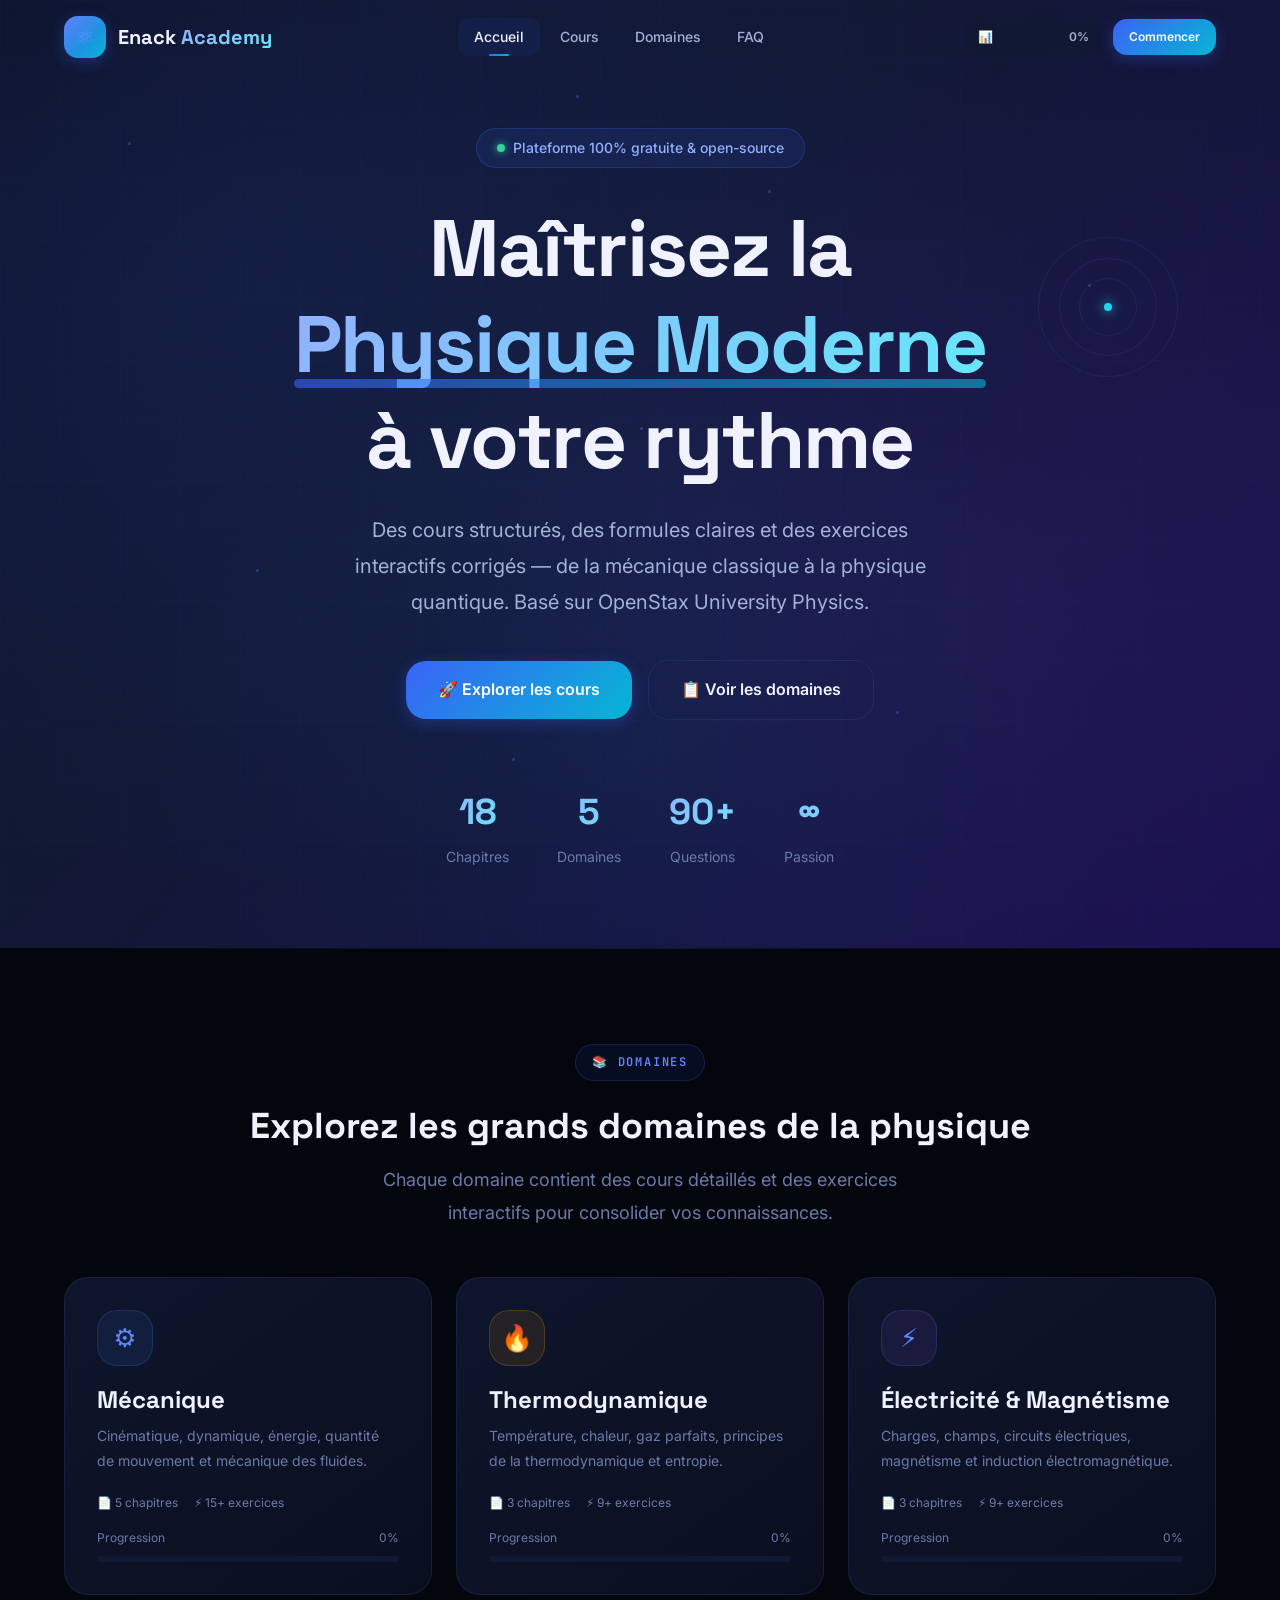
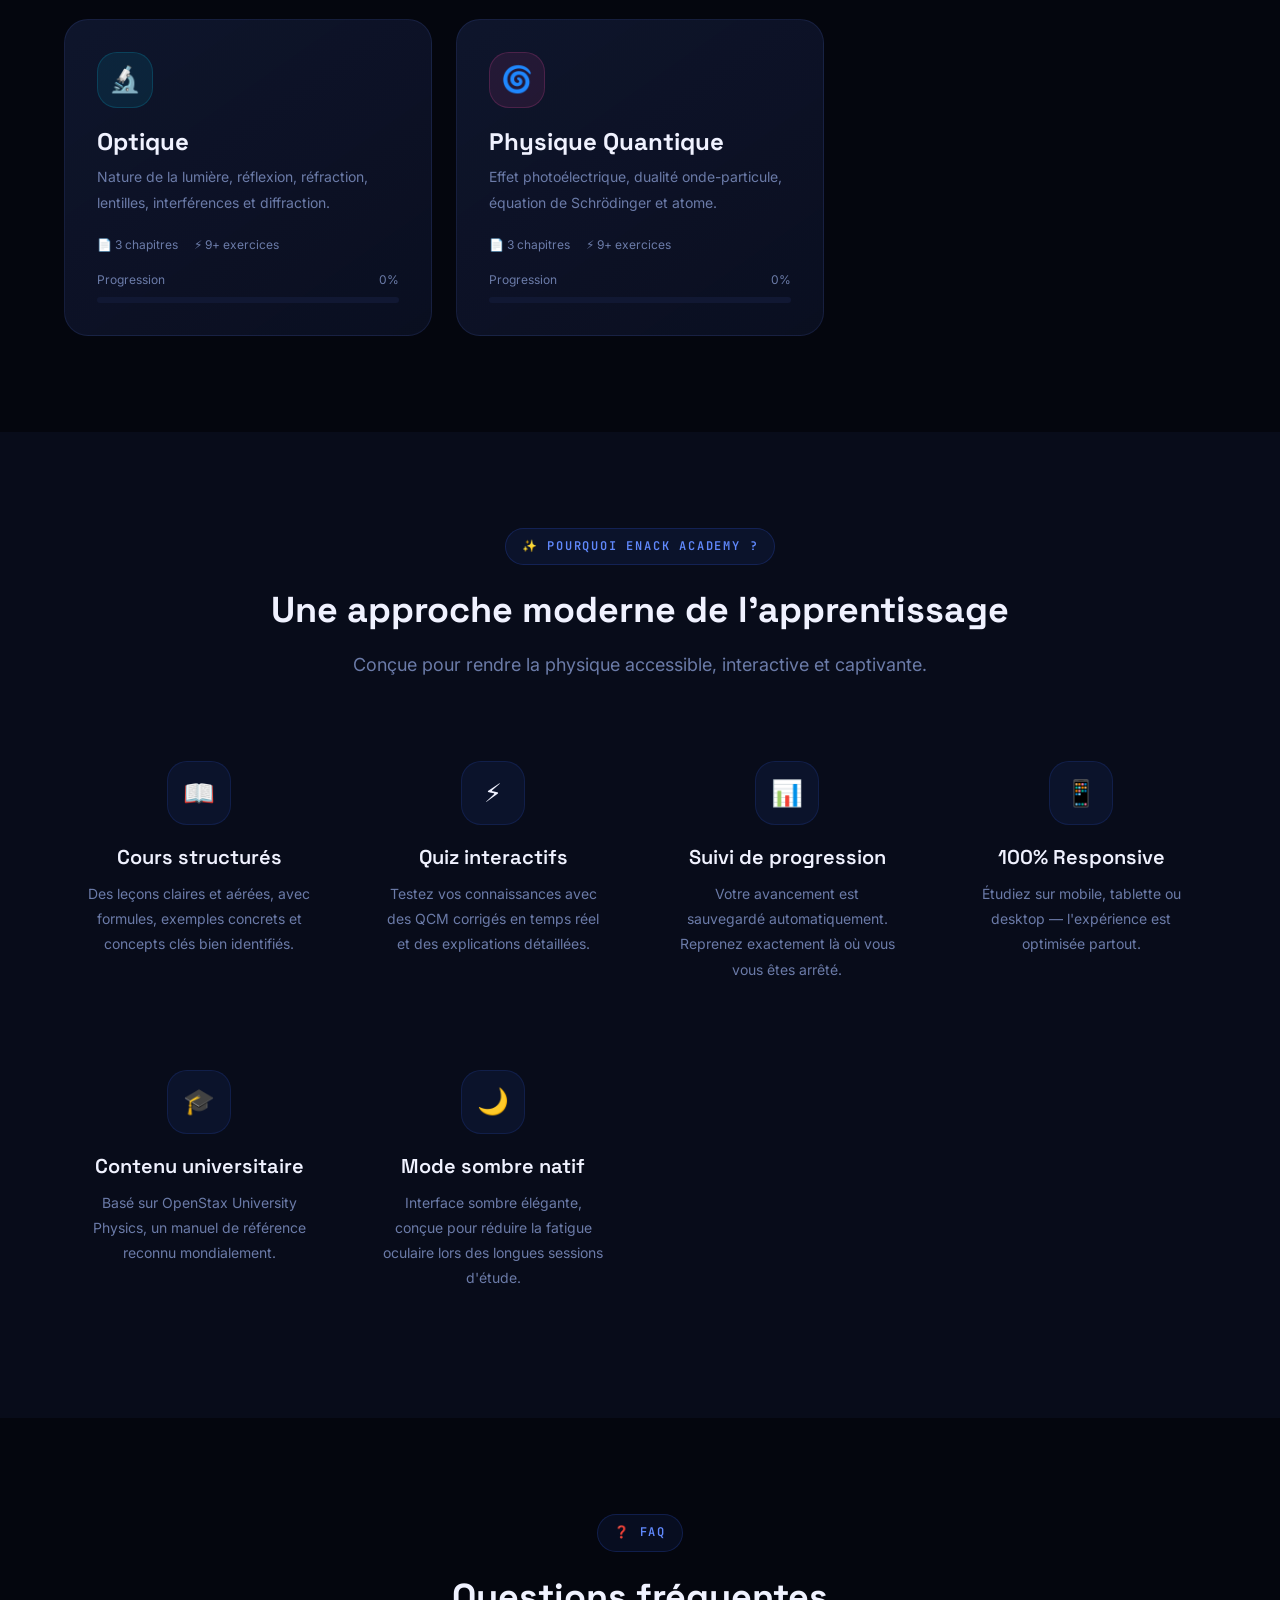
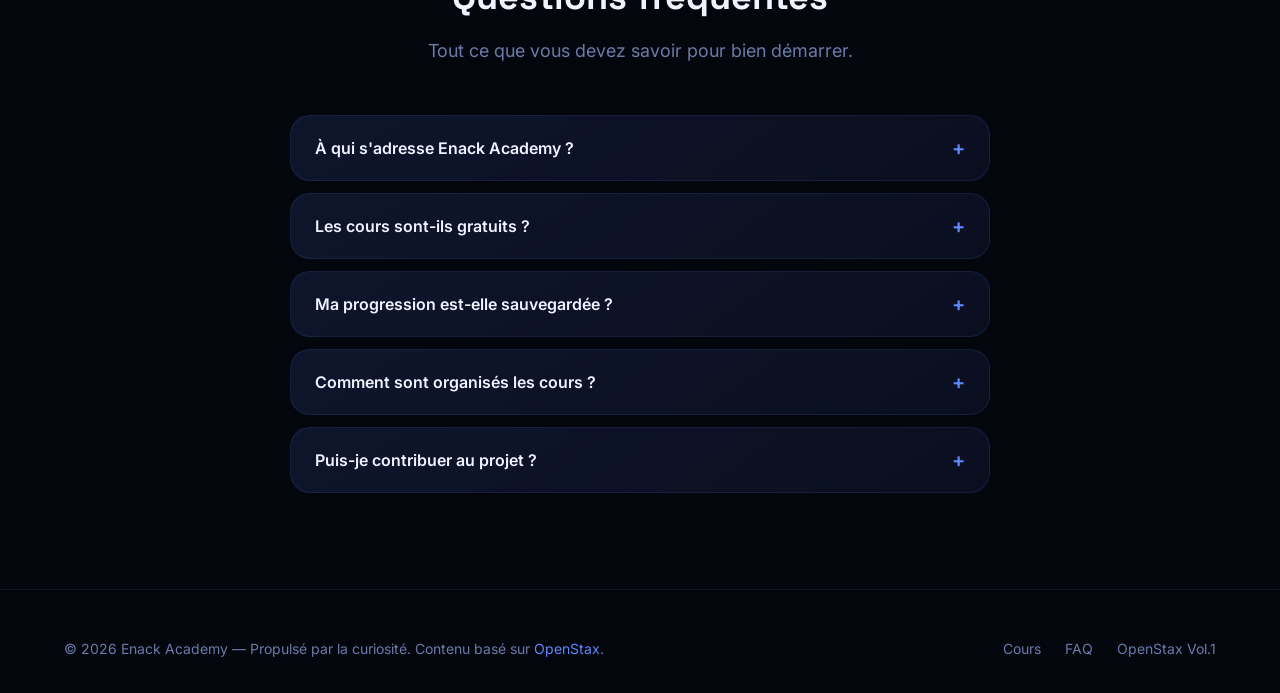
<file: index.html>
<!DOCTYPE html>
<html lang="fr">
<head>
  <meta charset="UTF-8">
  <meta name="viewport" content="width=device-width, initial-scale=1.0">
  <meta name="description" content="Enack Academy — Plateforme d'apprentissage interactif de la physique moderne. Mécanique, Thermodynamique, Électricité, Optique et Physique Quantique.">
  <meta name="theme-color" content="#0c1125">
  <title>Enack Academy — Apprendre la Physique Autrement</title>

  <link rel="icon" href="data:image/svg+xml,<svg xmlns='http://www.w3.org/2000/svg' viewBox='0 0 100 100'><text y='.9em' font-size='90'>⚛️</text></svg>">
  <link rel="stylesheet" href="assets/css/variables.css">
  <link rel="stylesheet" href="assets/css/global.css">
  <link rel="stylesheet" href="assets/css/style.css">
</head>
<body>

  <!-- ═══════════ NAVBAR ═══════════ -->
  <nav class="navbar" id="navbar">
    <div class="navbar__inner">
      <a href="index.html" class="navbar__logo">
        <div class="navbar__logo-icon">⚛️</div>
        <div class="navbar__logo-text">Enack <span>Academy</span></div>
      </a>

      <div class="navbar__links" id="nav-links">
        <a href="index.html" class="navbar__link navbar__link--active">Accueil</a>
        <a href="cours.html" class="navbar__link">Cours</a>
        <a href="#domaines" class="navbar__link">Domaines</a>
        <a href="#faq" class="navbar__link">FAQ</a>
      </div>

      <div class="navbar__actions">
        <div class="navbar__progress-mini">
          <span>📊</span>
          <div class="progress-bar">
            <div class="progress-bar__fill navbar__progress-fill" style="width: 0%"></div>
          </div>
          <span class="navbar__progress-text">0%</span>
        </div>
        <a href="cours.html" class="btn btn--primary btn--sm">Commencer</a>
        <div class="navbar__burger" id="nav-burger">
          <span></span><span></span><span></span>
        </div>
      </div>
    </div>
  </nav>

  <!-- ═══════════ HERO ═══════════ -->
  <section class="hero" id="hero">
    <div class="hero__bg">
      <div class="hero__particles">
        <div class="hero__particle"></div>
        <div class="hero__particle"></div>
        <div class="hero__particle"></div>
        <div class="hero__particle"></div>
        <div class="hero__particle"></div>
        <div class="hero__particle"></div>
        <div class="hero__particle"></div>
        <div class="hero__particle"></div>
      </div>
      <div class="hero__grid-lines"></div>
    </div>

    <div class="hero__atom">
      <div class="hero__atom-electron"></div>
    </div>

    <div class="hero__content">
      <div class="hero__badge">
        <span class="hero__badge-dot"></span>
        Plateforme 100% gratuite & open-source
      </div>

      <h1 class="hero__title">
        Maîtrisez la <span class="text-gradient hero__title-highlight">Physique Moderne</span><br>
        à votre rythme
      </h1>

      <p class="hero__description">
        Des cours structurés, des formules claires et des exercices interactifs corrigés — 
        de la mécanique classique à la physique quantique. Basé sur OpenStax University Physics.
      </p>

      <div class="hero__cta">
        <a href="cours.html" class="btn btn--primary btn--lg">
          🚀 Explorer les cours
        </a>
        <a href="#domaines" class="btn btn--secondary btn--lg">
          📋 Voir les domaines
        </a>
      </div>

      <div class="hero__stats">
        <div class="hero__stat">
          <div class="hero__stat-value" id="stat-chapters">18</div>
          <div class="hero__stat-label">Chapitres</div>
        </div>
        <div class="hero__stat">
          <div class="hero__stat-value">5</div>
          <div class="hero__stat-label">Domaines</div>
        </div>
        <div class="hero__stat">
          <div class="hero__stat-value">90+</div>
          <div class="hero__stat-label">Questions</div>
        </div>
        <div class="hero__stat">
          <div class="hero__stat-value">∞</div>
          <div class="hero__stat-label">Passion</div>
        </div>
      </div>
    </div>
  </section>

  <!-- ═══════════ DOMAINS ═══════════ -->
  <section class="domains" id="domaines">
    <div class="container">
      <div class="text-center">
        <span class="section-label">📚 Domaines</span>
        <h2 class="section-title">Explorez les grands domaines de la physique</h2>
        <p class="section-subtitle">
          Chaque domaine contient des cours détaillés et des exercices interactifs pour consolider vos connaissances.
        </p>
      </div>

      <div class="domains__grid stagger" id="domains-grid">
        <!-- Populated by JS -->
      </div>
    </div>
  </section>

  <!-- ═══════════ FEATURES ═══════════ -->
  <section class="features reveal" id="features">
    <div class="container">
      <div class="text-center">
        <span class="section-label">✨ Pourquoi Enack Academy ?</span>
        <h2 class="section-title">Une approche moderne de l'apprentissage</h2>
        <p class="section-subtitle">
          Conçue pour rendre la physique accessible, interactive et captivante.
        </p>
      </div>

      <div class="features__grid">
        <div class="feature-item reveal">
          <div class="feature-item__icon">📖</div>
          <h4 class="feature-item__title">Cours structurés</h4>
          <p class="feature-item__desc">Des leçons claires et aérées, avec formules, exemples concrets et concepts clés bien identifiés.</p>
        </div>
        <div class="feature-item reveal">
          <div class="feature-item__icon">⚡</div>
          <h4 class="feature-item__title">Quiz interactifs</h4>
          <p class="feature-item__desc">Testez vos connaissances avec des QCM corrigés en temps réel et des explications détaillées.</p>
        </div>
        <div class="feature-item reveal">
          <div class="feature-item__icon">📊</div>
          <h4 class="feature-item__title">Suivi de progression</h4>
          <p class="feature-item__desc">Votre avancement est sauvegardé automatiquement. Reprenez exactement là où vous vous êtes arrêté.</p>
        </div>
        <div class="feature-item reveal">
          <div class="feature-item__icon">📱</div>
          <h4 class="feature-item__title">100% Responsive</h4>
          <p class="feature-item__desc">Étudiez sur mobile, tablette ou desktop — l'expérience est optimisée partout.</p>
        </div>
        <div class="feature-item reveal">
          <div class="feature-item__icon">🎓</div>
          <h4 class="feature-item__title">Contenu universitaire</h4>
          <p class="feature-item__desc">Basé sur OpenStax University Physics, un manuel de référence reconnu mondialement.</p>
        </div>
        <div class="feature-item reveal">
          <div class="feature-item__icon">🌙</div>
          <h4 class="feature-item__title">Mode sombre natif</h4>
          <p class="feature-item__desc">Interface sombre élégante, conçue pour réduire la fatigue oculaire lors des longues sessions d'étude.</p>
        </div>
      </div>
    </div>
  </section>

  <!-- ═══════════ FAQ ═══════════ -->
  <section class="faq" id="faq">
    <div class="container">
      <div class="text-center">
        <span class="section-label">❓ FAQ</span>
        <h2 class="section-title">Questions fréquentes</h2>
        <p class="section-subtitle">Tout ce que vous devez savoir pour bien démarrer.</p>
      </div>

      <div class="faq__list">
        <div class="faq__item">
          <button class="faq__question">
            À qui s'adresse Enack Academy ?
            <span class="faq__question-icon">+</span>
          </button>
          <div class="faq__answer">
            <div class="faq__answer-content">
              Enack Academy s'adresse aux étudiants en licence de physique, en classes préparatoires, en écoles d'ingénieurs, ou à toute personne curieuse souhaitant comprendre la physique moderne de manière rigoureuse mais accessible.
            </div>
          </div>
        </div>
        <div class="faq__item">
          <button class="faq__question">
            Les cours sont-ils gratuits ?
            <span class="faq__question-icon">+</span>
          </button>
          <div class="faq__answer">
            <div class="faq__answer-content">
              Oui, 100% gratuits ! Notre contenu est basé sur OpenStax University Physics, une ressource éducative libre (OER). Enack Academy est un projet éducatif à but non lucratif.
            </div>
          </div>
        </div>
        <div class="faq__item">
          <button class="faq__question">
            Ma progression est-elle sauvegardée ?
            <span class="faq__question-icon">+</span>
          </button>
          <div class="faq__answer">
            <div class="faq__answer-content">
              Oui ! Votre progression (leçons complétées, scores aux quiz) est automatiquement sauvegardée dans le navigateur via localStorage. Aucune inscription nécessaire.
            </div>
          </div>
        </div>
        <div class="faq__item">
          <button class="faq__question">
            Comment sont organisés les cours ?
            <span class="faq__question-icon">+</span>
          </button>
          <div class="faq__answer">
            <div class="faq__answer-content">
              Chaque domaine (Mécanique, Thermodynamique, etc.) contient plusieurs chapitres. Chaque chapitre a deux onglets : « Apprentissage » pour la théorie (formules, exemples, concepts clés) et « Exercices » pour la pratique (QCM corrigés instantanément).
            </div>
          </div>
        </div>
        <div class="faq__item">
          <button class="faq__question">
            Puis-je contribuer au projet ?
            <span class="faq__question-icon">+</span>
          </button>
          <div class="faq__answer">
            <div class="faq__answer-content">
              Absolument ! Enack Academy est un projet open-source. Vous pouvez contribuer en proposant de nouveaux chapitres, en corrigeant des erreurs ou en améliorant l'interface. Contactez-nous via GitHub.
            </div>
          </div>
        </div>
      </div>
    </div>
  </section>

  <!-- ═══════════ FOOTER ═══════════ -->
  <footer class="footer">
    <div class="container">
      <div class="footer__inner">
        <div class="footer__copy">
          © 2026 Enack Academy — Propulsé par la curiosité. Contenu basé sur <a href="https://openstax.org" target="_blank" rel="noopener">OpenStax</a>.
        </div>
        <div class="footer__links">
          <a href="cours.html" class="footer__link">Cours</a>
          <a href="#faq" class="footer__link">FAQ</a>
          <a href="https://openstax.org/books/university-physics-volume-1/pages/1-introduction" target="_blank" rel="noopener" class="footer__link">OpenStax Vol.1</a>
        </div>
      </div>
    </div>
  </footer>

  <!-- Scripts -->
  <script src="assets/js/courseData.js"></script>
  <script src="assets/js/progress.js"></script>
  <script src="assets/js/navigation.js"></script>
  <script>
    // Populate domains grid on homepage
    document.addEventListener('DOMContentLoaded', () => {
      const grid = document.getElementById('domains-grid');
      if (!grid) return;

      const domains = CourseData.getDomains();
      domains.forEach(domain => {
        const chapCount = domain.chapters.length;
        const progress = Progress.getDomainProgress(domain.id);

        const card = document.createElement('a');
        card.href = `cours.html#${domain.id}`;
        card.className = 'domain-card reveal';
        card.dataset.domain = domain.id;

        card.innerHTML = `
          <div class="domain-card__icon">${domain.icon}</div>
          <h3 class="domain-card__title">${domain.title}</h3>
          <p class="domain-card__desc">${domain.description}</p>
          <div class="domain-card__meta">
            <span class="domain-card__meta-item">📄 ${chapCount} chapitres</span>
            <span class="domain-card__meta-item">⚡ ${chapCount * 3}+ exercices</span>
          </div>
          <div class="domain-card__progress">
            <div class="domain-card__progress-label">
              <span>Progression</span>
              <span class="domain-card__progress-percent">${progress}%</span>
            </div>
            <div class="progress-bar">
              <div class="progress-bar__fill" style="width: ${progress}%"></div>
            </div>
          </div>
        `;

        grid.appendChild(card);
      });

      // Re-init scroll reveal for dynamic elements
      const reveals = document.querySelectorAll('.reveal:not(.reveal--visible)');
      const observer = new IntersectionObserver((entries) => {
        entries.forEach(entry => {
          if (entry.isIntersecting) {
            entry.target.classList.add('reveal--visible');
            observer.unobserve(entry.target);
          }
        });
      }, { threshold: 0.1 });
      reveals.forEach(el => observer.observe(el));
    });
  </script>

</body>
</html>
</file>
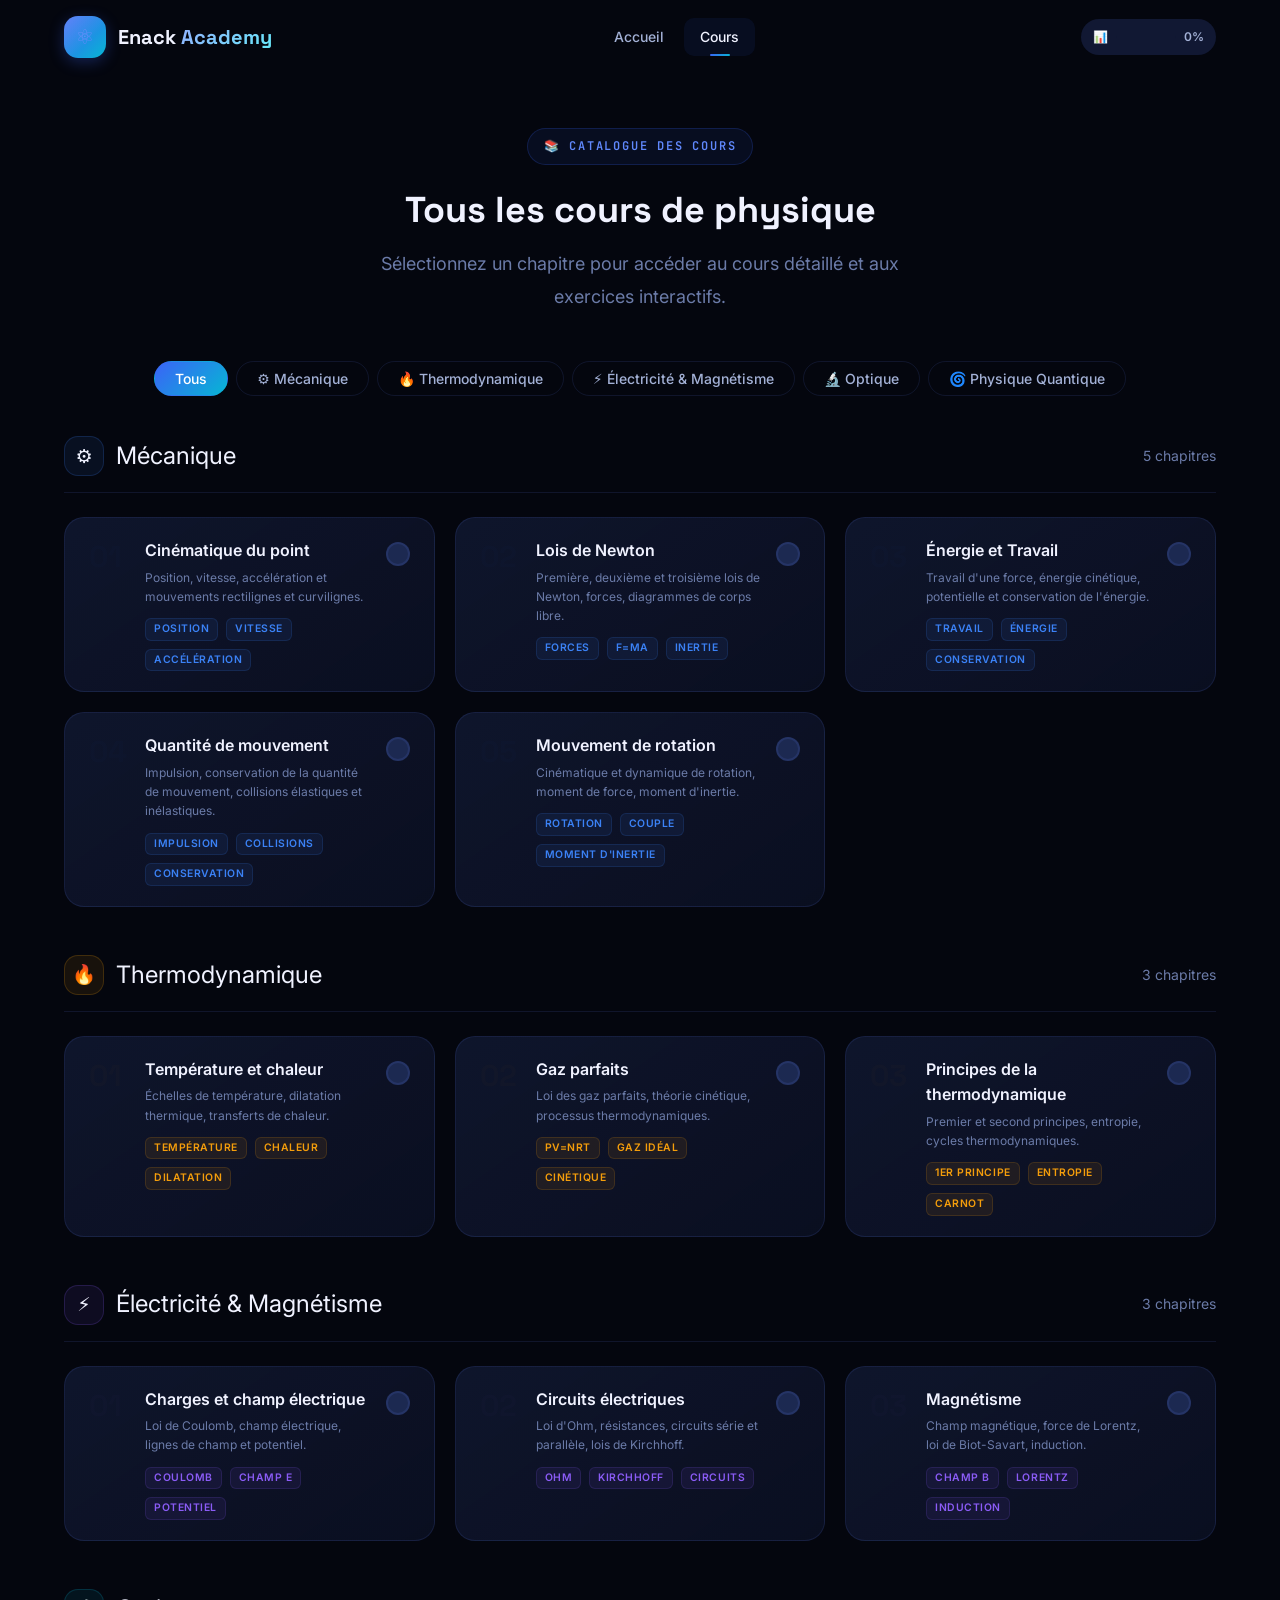
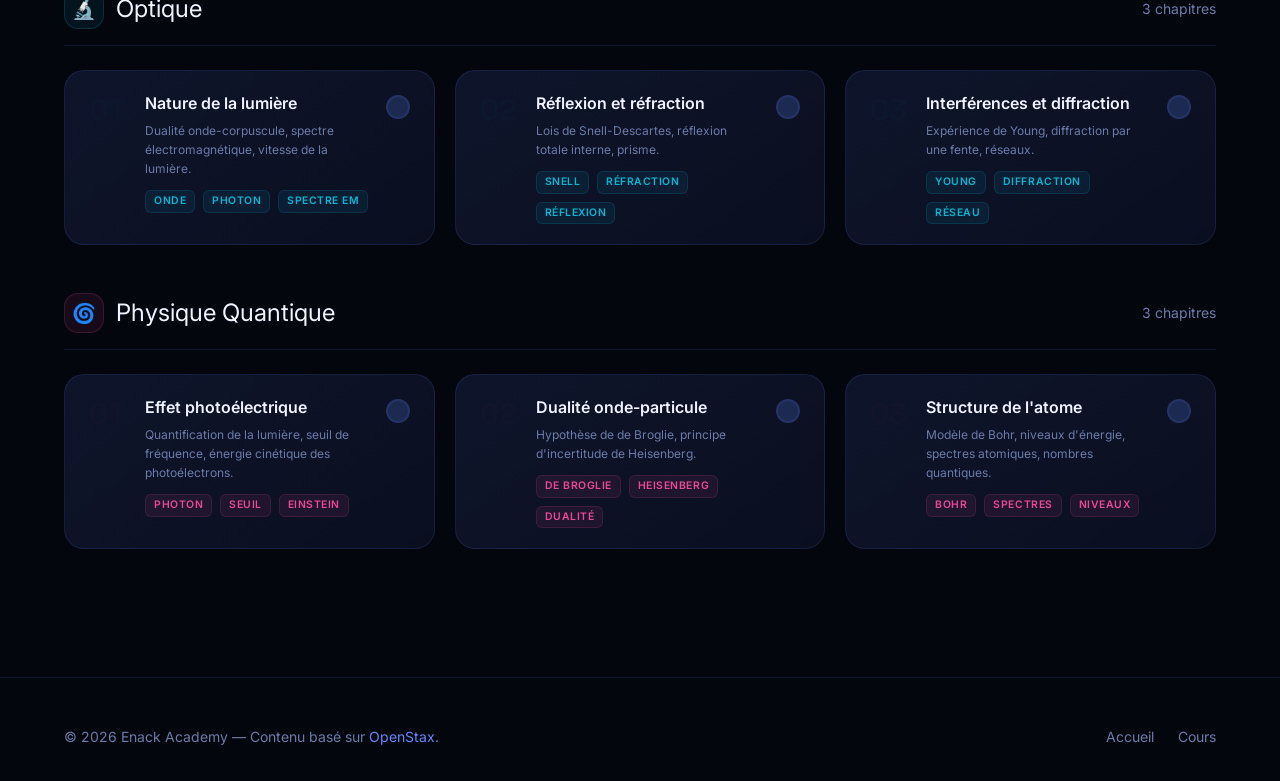
<file: chapitre.html>
<!DOCTYPE html>
<html lang="fr">
<head>
  <meta charset="UTF-8">
  <meta name="viewport" content="width=device-width, initial-scale=1.0">
  <meta name="description" content="Chapitre de physique — Cours détaillé et exercices interactifs. Enack Academy.">
  <meta name="theme-color" content="#0c1125">
  <title>Chapitre — Enack Academy</title>

  <link rel="icon" href="data:image/svg+xml,<svg xmlns='http://www.w3.org/2000/svg' viewBox='0 0 100 100'><text y='.9em' font-size='90'>⚛️</text></svg>">
  <link rel="stylesheet" href="assets/css/variables.css">
  <link rel="stylesheet" href="assets/css/global.css">
  <link rel="stylesheet" href="assets/css/style.css">
</head>
<body>

  <!-- ═══════════ NAVBAR ═══════════ -->
  <nav class="navbar" id="navbar">
    <div class="navbar__inner">
      <a href="index.html" class="navbar__logo">
        <div class="navbar__logo-icon">⚛️</div>
        <div class="navbar__logo-text">Enack <span>Academy</span></div>
      </a>

      <div class="navbar__links" id="nav-links">
        <a href="index.html" class="navbar__link">Accueil</a>
        <a href="cours.html" class="navbar__link">Cours</a>
      </div>

      <div class="navbar__actions">
        <div class="navbar__progress-mini">
          <span>📊</span>
          <div class="progress-bar">
            <div class="progress-bar__fill navbar__progress-fill" style="width: 0%"></div>
          </div>
          <span class="navbar__progress-text">0%</span>
        </div>
        <div class="navbar__burger" id="nav-burger">
          <span></span><span></span><span></span>
        </div>
      </div>
    </div>
  </nav>

  <!-- ═══════════ CHAPTER PAGE ═══════════ -->
  <section class="chapter-page">
    <div class="container container--narrow">

      <!-- Breadcrumb -->
      <div class="chapter-page__breadcrumb" id="breadcrumb">
        <a href="index.html">Accueil</a>
        <span>›</span>
        <a href="cours.html">Cours</a>
        <span>›</span>
        <span id="breadcrumb-domain">—</span>
        <span>›</span>
        <span id="breadcrumb-chapter">—</span>
      </div>

      <!-- Header -->
      <div class="chapter-page__header" id="chapter-header">
        <div class="chapter-page__domain-badge" id="domain-badge">
          <span id="domain-icon"></span>
          <span id="domain-name"></span>
        </div>
        <h1 class="chapter-page__title" id="chapter-title">Chargement...</h1>
        <p class="chapter-page__subtitle" id="chapter-subtitle"></p>
      </div>

      <!-- Tabs -->
      <div class="chapter-tabs">
        <button class="chapter-tab chapter-tab--active" data-tab="tab-learning">
          <span class="chapter-tab__icon">📖</span>
          Apprentissage
        </button>
        <button class="chapter-tab" data-tab="tab-exercises">
          <span class="chapter-tab__icon">⚡</span>
          Exercices
        </button>
      </div>

      <!-- ═══ TAB: Learning ═══ -->
      <div class="tab-content tab-content--active" id="tab-learning">
        <div class="lesson-content" id="lesson-content">
          <!-- Populated by JS -->
        </div>

        <!-- Mark as complete -->
        <div class="lesson-complete" id="lesson-complete">
          <div class="lesson-complete__left">
            <div class="lesson-complete__check" id="lesson-check" title="Marquer comme terminé">
              ✓
            </div>
            <div class="lesson-complete__text">
              <h4>Marquer ce chapitre comme terminé</h4>
              <p>Cliquez pour suivre votre progression</p>
            </div>
          </div>
          <button class="btn btn--primary btn--sm" onclick="document.querySelector('[data-tab=\'tab-exercises\']').click()">
            Passer aux exercices →
          </button>
        </div>
      </div>

      <!-- ═══ TAB: Exercises ═══ -->
      <div class="tab-content" id="tab-exercises">
        <div class="quiz-container" id="quiz-container">
          <!-- Quiz Header -->
          <div class="quiz-header">
            <div class="quiz-header__info">
              <h3>🧪 Exercices interactifs</h3>
              <p>Répondez aux questions pour tester vos connaissances</p>
            </div>
            <div class="quiz-header__score">
              <div>
                <div class="quiz-header__score-value">0/0</div>
                <div class="quiz-header__score-label">Score</div>
              </div>
            </div>
          </div>

          <!-- Questions rendered here -->
          <div id="quiz-questions"></div>

          <!-- Results -->
          <div class="quiz-results" id="quiz-results"></div>
        </div>
      </div>

      <!-- Chapter Navigation -->
      <div style="display: flex; justify-content: space-between; align-items: center; margin-top: var(--sp-10); padding-top: var(--sp-8); border-top: 1px solid var(--clr-border);">
        <a href="#" class="btn btn--secondary" id="prev-chapter" style="display: none;">
          ← Précédent
        </a>
        <div style="flex: 1;"></div>
        <a href="#" class="btn btn--primary" id="next-chapter" style="display: none;">
          Suivant →
        </a>
      </div>

    </div>
  </section>

  <!-- ═══════════ FOOTER ═══════════ -->
  <footer class="footer">
    <div class="container">
      <div class="footer__inner">
        <div class="footer__copy">
          © 2026 Enack Academy — Contenu basé sur <a href="https://openstax.org" target="_blank" rel="noopener">OpenStax</a>.
        </div>
        <div class="footer__links">
          <a href="index.html" class="footer__link">Accueil</a>
          <a href="cours.html" class="footer__link">Cours</a>
        </div>
      </div>
    </div>
  </footer>

  <!-- Scripts -->
  <script src="assets/js/courseData.js"></script>
  <script src="assets/js/progress.js"></script>
  <script src="assets/js/quiz.js"></script>
  <script src="assets/js/navigation.js"></script>
  <script>
    document.addEventListener('DOMContentLoaded', () => {
      // ── Get chapter ID from URL ──
      const params = new URLSearchParams(window.location.search);
      const chapterId = params.get('id');

      if (!chapterId) {
        window.location.href = 'cours.html';
        return;
      }

      const chapter = CourseData.getChapter(chapterId);
      if (!chapter) {
        window.location.href = 'cours.html';
        return;
      }

      const domain = chapter.domain;

      // ── Update page title ──
      document.title = `${chapter.title} — Enack Academy`;

      // ── Update breadcrumb ──
      document.getElementById('breadcrumb-domain').textContent = domain.title;
      const breadcrumbDomainLink = document.createElement('a');
      breadcrumbDomainLink.href = `cours.html#${domain.id}`;
      breadcrumbDomainLink.textContent = domain.title;
      const domainSpan = document.getElementById('breadcrumb-domain');
      domainSpan.parentNode.replaceChild(breadcrumbDomainLink, domainSpan);

      document.getElementById('breadcrumb-chapter').textContent = chapter.title;

      // ── Update header ──
      const badge = document.getElementById('domain-badge');
      badge.style.background = `${domain.color}15`;
      badge.style.color = domain.color;
      badge.style.border = `1px solid ${domain.color}30`;
      document.getElementById('domain-icon').textContent = domain.icon;
      document.getElementById('domain-name').textContent = domain.title;

      document.getElementById('chapter-title').textContent = chapter.title;
      document.getElementById('chapter-subtitle').textContent = chapter.description;

      // ── Render lesson content ──
      const lessonContainer = document.getElementById('lesson-content');
      if (chapter.lesson && chapter.lesson.sections) {
        chapter.lesson.sections.forEach((section, index) => {
          const sectionEl = document.createElement('div');
          sectionEl.className = 'lesson-section';
          sectionEl.innerHTML = `
            <h3 class="lesson-section__title">
              <span class="lesson-section__title-number" style="background: linear-gradient(135deg, ${domain.color}, ${domain.color}cc);">
                ${index + 1}
              </span>
              ${section.title}
            </h3>
            ${section.content}
          `;
          lessonContainer.appendChild(sectionEl);
        });
      }

      // ── Lesson completion check ──
      const checkBtn = document.getElementById('lesson-check');
      const isComplete = Progress.isLessonComplete(chapterId);
      if (isComplete) {
        checkBtn.classList.add('lesson-complete__check--done');
      }

      checkBtn.addEventListener('click', () => {
        Progress.toggleLesson(chapterId);
        checkBtn.classList.toggle('lesson-complete__check--done');

        // Update nav progress
        Navigation.updateNavProgress();

        // Visual feedback
        if (checkBtn.classList.contains('lesson-complete__check--done')) {
          checkBtn.style.transform = 'scale(1.2)';
          setTimeout(() => { checkBtn.style.transform = ''; }, 200);
        }
      });

      // ── Initialize quiz ──
      Quiz.init(chapterId);

      // ── Chapter navigation (prev/next) ──
      const allChapters = CourseData.getAllChapterIds();
      const currentIndex = allChapters.indexOf(chapterId);

      if (currentIndex > 0) {
        const prevBtn = document.getElementById('prev-chapter');
        const prevChapter = CourseData.getChapter(allChapters[currentIndex - 1]);
        prevBtn.href = `chapitre.html?id=${allChapters[currentIndex - 1]}`;
        prevBtn.textContent = `← ${prevChapter.title}`;
        prevBtn.style.display = '';
      }

      if (currentIndex < allChapters.length - 1) {
        const nextBtn = document.getElementById('next-chapter');
        const nextChapter = CourseData.getChapter(allChapters[currentIndex + 1]);
        nextBtn.href = `chapitre.html?id=${allChapters[currentIndex + 1]}`;
        nextBtn.textContent = `${nextChapter.title} →`;
        nextBtn.style.display = '';
      }

      // ── Scroll to top ──
      window.scrollTo(0, 0);
    });
  </script>

</body>
</html>
</file>
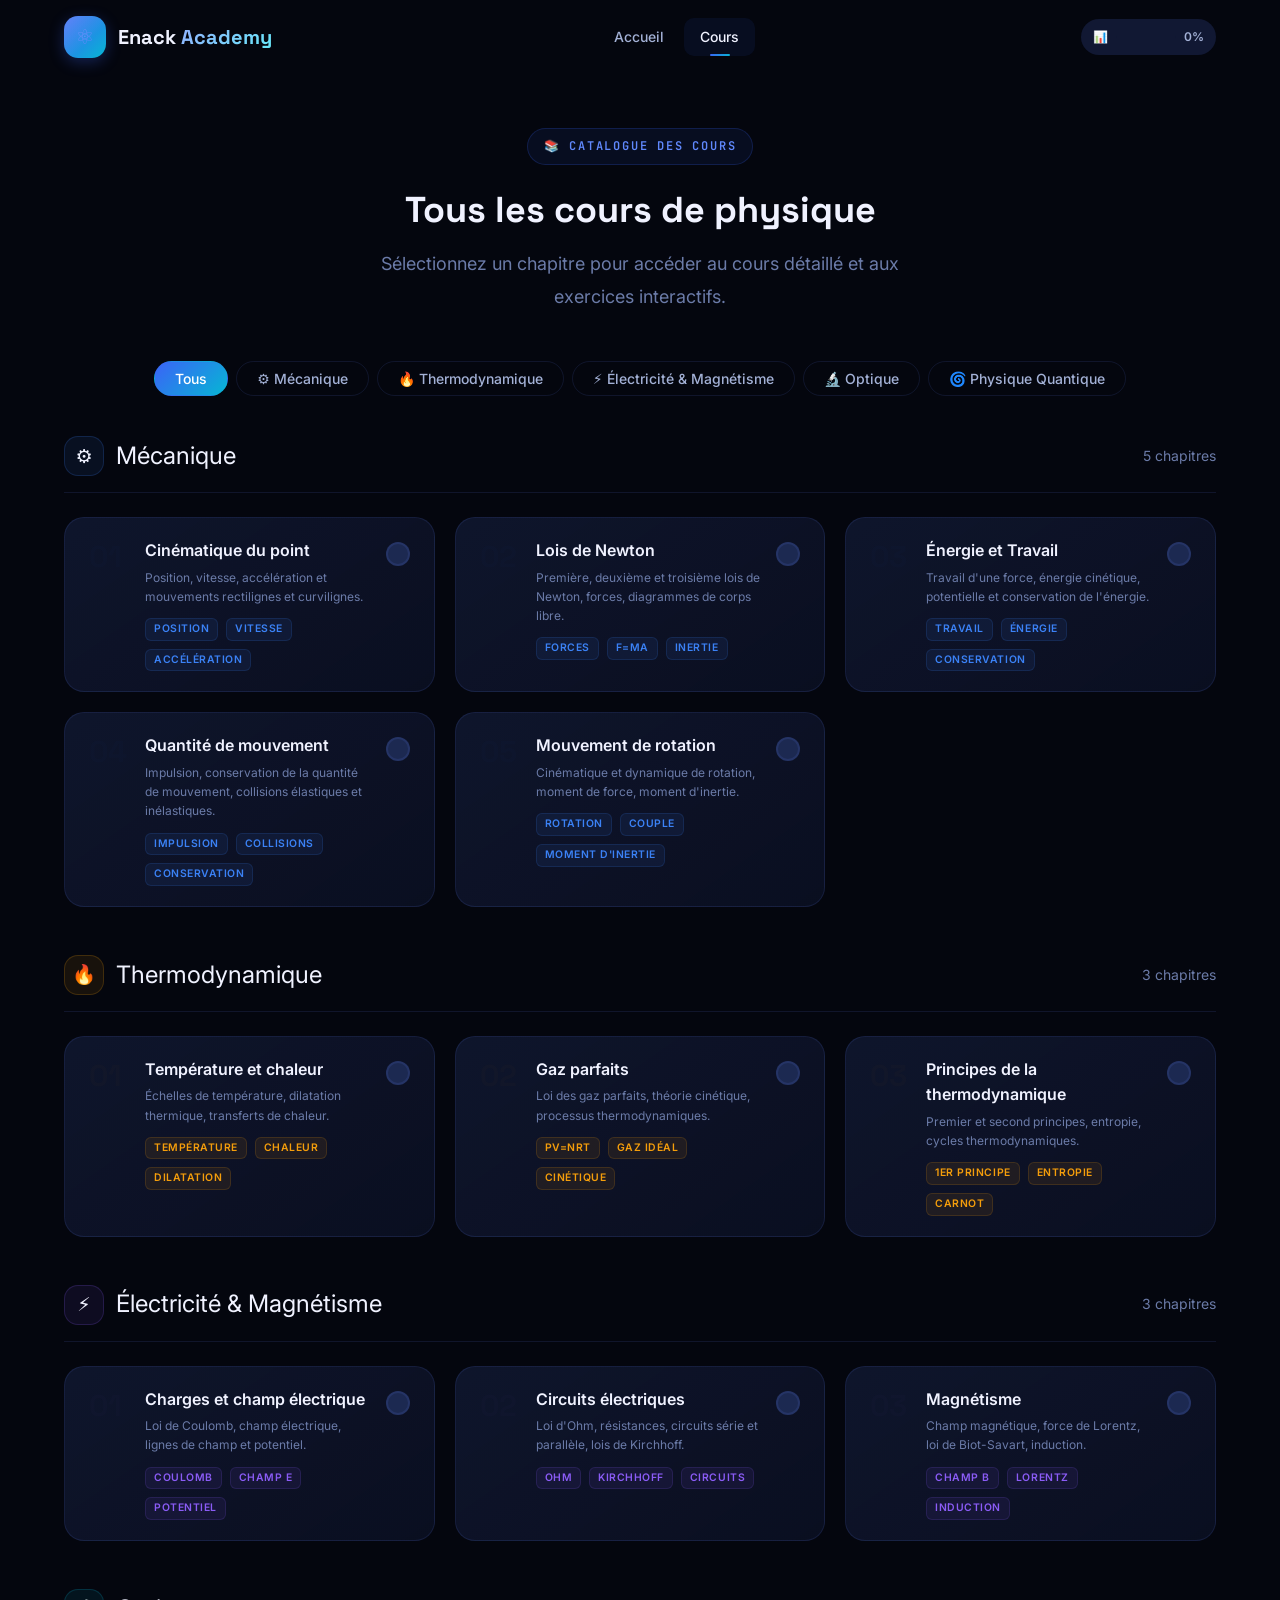
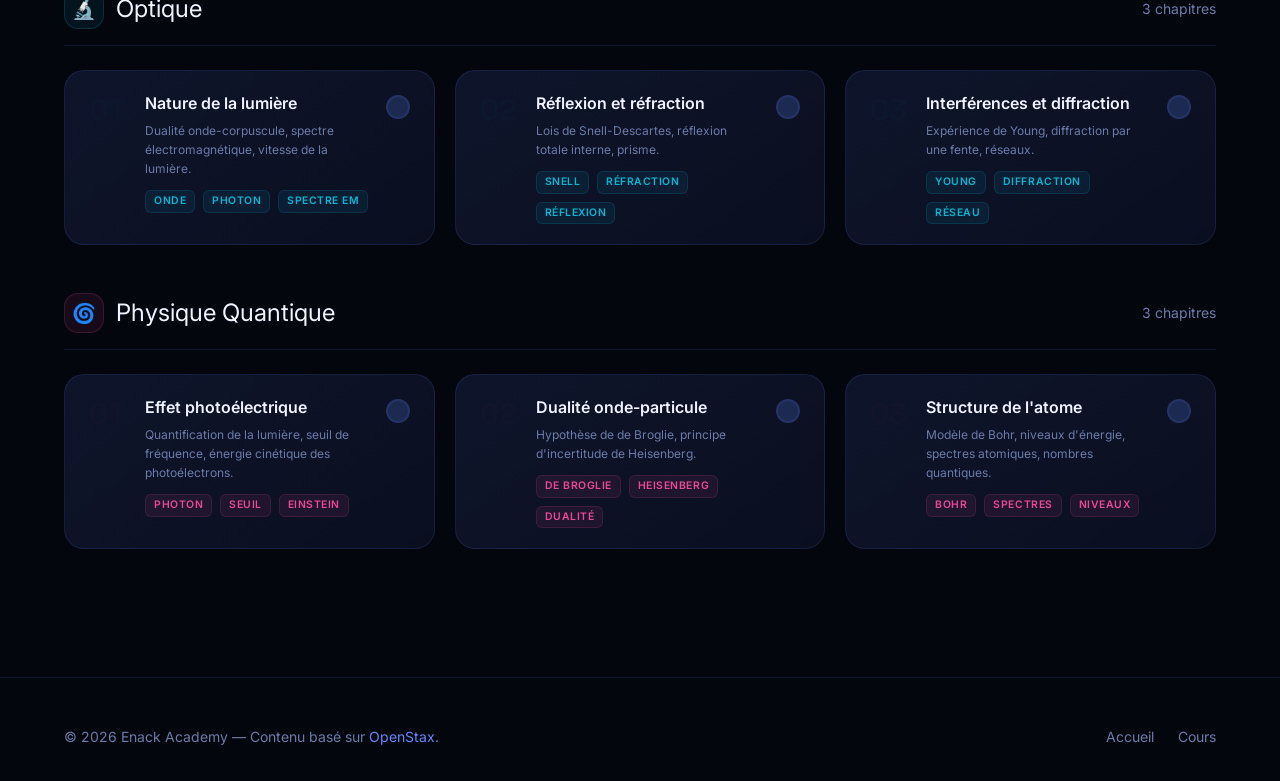
<file: cours.html>
<!DOCTYPE html>
<html lang="fr">
<head>
  <meta charset="UTF-8">
  <meta name="viewport" content="width=device-width, initial-scale=1.0">
  <meta name="description" content="Catalogue complet des cours de physique — Mécanique, Thermodynamique, Électricité, Optique et Physique Quantique. Enack Academy.">
  <meta name="theme-color" content="#0c1125">
  <title>Cours — Enack Academy</title>

  <link rel="icon" href="data:image/svg+xml,<svg xmlns='http://www.w3.org/2000/svg' viewBox='0 0 100 100'><text y='.9em' font-size='90'>⚛️</text></svg>">
  <link rel="stylesheet" href="assets/css/variables.css">
  <link rel="stylesheet" href="assets/css/global.css">
  <link rel="stylesheet" href="assets/css/style.css">
</head>
<body>

  <!-- ═══════════ NAVBAR ═══════════ -->
  <nav class="navbar" id="navbar">
    <div class="navbar__inner">
      <a href="index.html" class="navbar__logo">
        <div class="navbar__logo-icon">⚛️</div>
        <div class="navbar__logo-text">Enack <span>Academy</span></div>
      </a>

      <div class="navbar__links" id="nav-links">
        <a href="index.html" class="navbar__link">Accueil</a>
        <a href="cours.html" class="navbar__link navbar__link--active">Cours</a>
      </div>

      <div class="navbar__actions">
        <div class="navbar__progress-mini">
          <span>📊</span>
          <div class="progress-bar">
            <div class="progress-bar__fill navbar__progress-fill" style="width: 0%"></div>
          </div>
          <span class="navbar__progress-text">0%</span>
        </div>
        <div class="navbar__burger" id="nav-burger">
          <span></span><span></span><span></span>
        </div>
      </div>
    </div>
  </nav>

  <!-- ═══════════ CATALOG ═══════════ -->
  <section class="catalog">
    <div class="container">

      <div class="catalog__header">
        <span class="section-label">📚 Catalogue des cours</span>
        <h1 class="section-title">Tous les cours de physique</h1>
        <p class="section-subtitle">
          Sélectionnez un chapitre pour accéder au cours détaillé et aux exercices interactifs.
        </p>
      </div>

      <!-- Filters -->
      <div class="catalog__filters" id="catalog-filters">
        <button class="catalog__filter catalog__filter--active" data-filter="all">Tous</button>
        <!-- Populated by JS -->
      </div>

      <!-- Chapters by domain -->
      <div id="catalog-content">
        <!-- Populated by JS -->
      </div>

    </div>
  </section>

  <!-- ═══════════ FOOTER ═══════════ -->
  <footer class="footer">
    <div class="container">
      <div class="footer__inner">
        <div class="footer__copy">
          © 2026 Enack Academy — Contenu basé sur <a href="https://openstax.org" target="_blank" rel="noopener">OpenStax</a>.
        </div>
        <div class="footer__links">
          <a href="index.html" class="footer__link">Accueil</a>
          <a href="cours.html" class="footer__link">Cours</a>
        </div>
      </div>
    </div>
  </footer>

  <!-- Scripts -->
  <script src="assets/js/courseData.js"></script>
  <script src="assets/js/progress.js"></script>
  <script src="assets/js/navigation.js"></script>
  <script>
    document.addEventListener('DOMContentLoaded', () => {
      const filtersContainer = document.getElementById('catalog-filters');
      const contentContainer = document.getElementById('catalog-content');
      if (!filtersContainer || !contentContainer) return;

      const domains = CourseData.getDomains();

      // Build filter buttons
      domains.forEach(domain => {
        const btn = document.createElement('button');
        btn.className = 'catalog__filter';
        btn.dataset.filter = domain.id;
        btn.textContent = `${domain.icon} ${domain.title}`;
        filtersContainer.appendChild(btn);
      });

      // Build domain sections
      domains.forEach(domain => {
        const section = document.createElement('div');
        section.className = 'catalog__domain-section';
        section.dataset.domain = domain.id;

        const domainColor = domain.color;
        const iconBg = `${domainColor}15`;
        const iconBorder = `${domainColor}30`;

        section.innerHTML = `
          <div class="catalog__domain-title">
            <div class="catalog__domain-icon" style="background: ${iconBg}; border: 1px solid ${iconBorder};">
              ${domain.icon}
            </div>
            <span>${domain.title}</span>
            <span style="margin-left: auto; font-size: var(--fs-sm); color: var(--clr-text-muted); font-weight: var(--fw-regular);">
              ${domain.chapters.length} chapitres
            </span>
          </div>
          <div class="catalog__chapters">
            ${domain.chapters.map((ch, index) => {
              const status = Progress.getChapterStatus(ch.id);
              let statusClass = 'chapter-card__status--new';
              let statusContent = '';
              if (status === 'done') { statusClass = 'chapter-card__status--done'; statusContent = '✓'; }
              else if (status === 'partial') { statusClass = 'chapter-card__status--partial'; statusContent = '◐'; }

              const quizScore = Progress.getQuizScore(ch.id);
              const scoreText = quizScore ? `Score: ${quizScore.percentage}%` : '';

              return `
                <a href="chapitre.html?id=${ch.id}" class="chapter-card" data-chapter="${ch.id}">
                  <div class="chapter-card__number" style="color: ${domainColor}20;">${String(index + 1).padStart(2, '0')}</div>
                  <div class="chapter-card__body">
                    <div class="chapter-card__title">${ch.title}</div>
                    <div class="chapter-card__desc">${ch.description}</div>
                    <div class="chapter-card__tags">
                      ${ch.tags.map(tag => `
                        <span class="chapter-card__tag" style="background: ${domainColor}15; color: ${domainColor}; border: 1px solid ${domainColor}25;">
                          ${tag}
                        </span>
                      `).join('')}
                    </div>
                    ${scoreText ? `<div style="margin-top: var(--sp-2); font-size: var(--fs-xs); color: var(--clr-text-muted);">${scoreText}</div>` : ''}
                  </div>
                  <div class="chapter-card__status ${statusClass}">${statusContent}</div>
                </a>
              `;
            }).join('')}
          </div>
        `;

        contentContainer.appendChild(section);
      });

      // Re-init filters
      Navigation.init();

      // Handle hash scroll
      if (window.location.hash) {
        const targetDomain = window.location.hash.substring(1);
        const section = document.querySelector(`[data-domain="${targetDomain}"]`);
        if (section) {
          setTimeout(() => {
            section.scrollIntoView({ behavior: 'smooth', block: 'start' });
          }, 300);
        }
      }
    });
  </script>

</body>
</html>
</file>
<file: assets/css/variables.css>
/* ============================================
   ENACK ACADEMY — Design Tokens & Variables
   ============================================ */

@import url('https://fonts.googleapis.com/css2?family=Inter:wght@300;400;500;600;700;800;900&family=Space+Grotesk:wght@400;500;600;700&family=JetBrains+Mono:wght@400;500;600&display=swap');

:root {
  /* ── Primary Palette ── */
  --clr-primary-50:  #eef2ff;
  --clr-primary-100: #dbe4ff;
  --clr-primary-200: #bfcfff;
  --clr-primary-300: #93b0ff;
  --clr-primary-400: #6088fc;
  --clr-primary-500: #3b63f7;
  --clr-primary-600: #2544ec;
  --clr-primary-700: #1d34d9;
  --clr-primary-800: #1e2cb0;
  --clr-primary-900: #1e2a8b;

  /* ── Accent (Cyan / Quantum Glow) ── */
  --clr-accent-50:  #ecfeff;
  --clr-accent-100: #cffafe;
  --clr-accent-200: #a5f3fc;
  --clr-accent-300: #67e8f9;
  --clr-accent-400: #22d3ee;
  --clr-accent-500: #06b6d4;
  --clr-accent-600: #0891b2;
  --clr-accent-700: #0e7490;

  /* ── Success / Correct ── */
  --clr-success-50:  #ecfdf5;
  --clr-success-100: #d1fae5;
  --clr-success-400: #34d399;
  --clr-success-500: #10b981;
  --clr-success-600: #059669;

  /* ── Error / Incorrect ── */
  --clr-error-50:  #fef2f2;
  --clr-error-100: #fee2e2;
  --clr-error-400: #f87171;
  --clr-error-500: #ef4444;
  --clr-error-600: #dc2626;

  /* ── Warning / Hint ── */
  --clr-warning-50:  #fffbeb;
  --clr-warning-100: #fef3c7;
  --clr-warning-400: #fbbf24;
  --clr-warning-500: #f59e0b;

  /* ── Neutral / Surface (Dark Theme) ── */
  --clr-bg-deepest:  #04060e;
  --clr-bg-deep:     #080c1a;
  --clr-bg-base:     #0c1125;
  --clr-bg-raised:   #111833;
  --clr-bg-elevated: #162040;
  --clr-bg-surface:  #1c2951;
  --clr-bg-hover:    #243362;
  --clr-bg-glass:    rgba(12, 17, 37, 0.75);
  --clr-bg-glass-light: rgba(22, 32, 64, 0.55);

  --clr-border:       rgba(99, 130, 255, 0.12);
  --clr-border-light: rgba(99, 130, 255, 0.06);
  --clr-border-glow:  rgba(59, 99, 247, 0.35);

  /* ── Text ── */
  --clr-text-primary:    #f0f2ff;
  --clr-text-secondary:  #a3b1d6;
  --clr-text-muted:      #6b7ba8;
  --clr-text-on-primary: #ffffff;

  /* ── Gradients ── */
  --grad-hero:     linear-gradient(135deg, #0c1125 0%, #111833 40%, #1a1050 100%);
  --grad-primary:  linear-gradient(135deg, var(--clr-primary-500), var(--clr-accent-500));
  --grad-card:     linear-gradient(145deg, rgba(22, 32, 64, 0.6), rgba(12, 17, 37, 0.8));
  --grad-glow:     radial-gradient(circle at 50% 0%, rgba(59, 99, 247, 0.15), transparent 60%);
  --grad-text:     linear-gradient(135deg, var(--clr-primary-300), var(--clr-accent-300));
  --grad-success:  linear-gradient(135deg, var(--clr-success-500), #06d6a0);
  --grad-error:    linear-gradient(135deg, var(--clr-error-500), #ff6b6b);
  --grad-warm:     linear-gradient(135deg, #f59e0b, #ef4444);
  --grad-cosmic:   linear-gradient(135deg, #7c3aed, #2563eb, #06b6d4);

  /* ── Domain Colors ── */
  --clr-mecanique:      #3b82f6;
  --clr-mecanique-bg:   rgba(59, 130, 246, 0.1);
  --clr-thermo:         #f59e0b;
  --clr-thermo-bg:      rgba(245, 158, 11, 0.1);
  --clr-electricite:    #8b5cf6;
  --clr-electricite-bg: rgba(139, 92, 246, 0.1);
  --clr-optique:        #06b6d4;
  --clr-optique-bg:     rgba(6, 182, 212, 0.1);
  --clr-quantique:      #ec4899;
  --clr-quantique-bg:   rgba(236, 72, 153, 0.1);

  /* ── Typography ── */
  --ff-heading: 'Space Grotesk', system-ui, sans-serif;
  --ff-body:    'Inter', system-ui, sans-serif;
  --ff-mono:    'JetBrains Mono', 'Fira Code', monospace;

  --fs-xs:   0.75rem;    /* 12px */
  --fs-sm:   0.875rem;   /* 14px */
  --fs-base: 1rem;       /* 16px */
  --fs-md:   1.125rem;   /* 18px */
  --fs-lg:   1.25rem;    /* 20px */
  --fs-xl:   1.5rem;     /* 24px */
  --fs-2xl:  1.875rem;   /* 30px */
  --fs-3xl:  2.25rem;    /* 36px */
  --fs-4xl:  3rem;       /* 48px */
  --fs-5xl:  3.75rem;    /* 60px */
  --fs-hero: clamp(2.5rem, 5vw + 1rem, 5rem);

  --fw-light:    300;
  --fw-regular:  400;
  --fw-medium:   500;
  --fw-semibold: 600;
  --fw-bold:     700;
  --fw-black:    900;

  --lh-tight:  1.2;
  --lh-normal: 1.6;
  --lh-loose:  1.8;

  /* ── Spacing ── */
  --sp-1:  0.25rem;
  --sp-2:  0.5rem;
  --sp-3:  0.75rem;
  --sp-4:  1rem;
  --sp-5:  1.25rem;
  --sp-6:  1.5rem;
  --sp-8:  2rem;
  --sp-10: 2.5rem;
  --sp-12: 3rem;
  --sp-16: 4rem;
  --sp-20: 5rem;
  --sp-24: 6rem;
  --sp-32: 8rem;

  /* ── Border Radius ── */
  --radius-sm:   0.375rem;
  --radius-md:   0.625rem;
  --radius-lg:   0.875rem;
  --radius-xl:   1.25rem;
  --radius-2xl:  1.5rem;
  --radius-full: 9999px;

  /* ── Shadows ── */
  --shadow-sm:   0 1px 3px rgba(0, 0, 0, 0.3), 0 1px 2px rgba(0, 0, 0, 0.2);
  --shadow-md:   0 4px 6px rgba(0, 0, 0, 0.3), 0 2px 4px rgba(0, 0, 0, 0.2);
  --shadow-lg:   0 10px 25px rgba(0, 0, 0, 0.4), 0 6px 10px rgba(0, 0, 0, 0.2);
  --shadow-xl:   0 20px 40px rgba(0, 0, 0, 0.5);
  --shadow-glow: 0 0 20px rgba(59, 99, 247, 0.3), 0 0 60px rgba(59, 99, 247, 0.1);
  --shadow-glow-accent: 0 0 20px rgba(6, 182, 212, 0.3), 0 0 60px rgba(6, 182, 212, 0.1);
  --shadow-inner: inset 0 2px 4px rgba(0, 0, 0, 0.3);

  /* ── Transitions ── */
  --ease-out:    cubic-bezier(0.16, 1, 0.3, 1);
  --ease-in-out: cubic-bezier(0.65, 0, 0.35, 1);
  --ease-spring: cubic-bezier(0.34, 1.56, 0.64, 1);
  --dur-fast:    150ms;
  --dur-base:    250ms;
  --dur-slow:    400ms;
  --dur-slower:  600ms;

  /* ── Z-Index ── */
  --z-base:     1;
  --z-dropdown: 100;
  --z-sticky:   200;
  --z-overlay:  500;
  --z-modal:    1000;
  --z-toast:    2000;

  /* ── Container ── */
  --container-sm:  640px;
  --container-md:  768px;
  --container-lg:  1024px;
  --container-xl:  1200px;
  --container-2xl: 1400px;
}
</file>
<file: assets/css/global.css>
/* ============================================
   ENACK ACADEMY — Global Reset & Base Styles
   ============================================ */

/* ── Modern Reset ── */
*, *::before, *::after {
  box-sizing: border-box;
  margin: 0;
  padding: 0;
}

html {
  scroll-behavior: smooth;
  -webkit-text-size-adjust: 100%;
  text-size-adjust: 100%;
  font-size: 16px;
}

body {
  font-family: var(--ff-body);
  font-size: var(--fs-base);
  line-height: var(--lh-normal);
  color: var(--clr-text-primary);
  background-color: var(--clr-bg-deepest);
  -webkit-font-smoothing: antialiased;
  -moz-osx-font-smoothing: grayscale;
  overflow-x: hidden;
  min-height: 100vh;
}

h1, h2, h3, h4, h5, h6 {
  font-family: var(--ff-heading);
  font-weight: var(--fw-bold);
  line-height: var(--lh-tight);
  color: var(--clr-text-primary);
}

h1 { font-size: var(--fs-4xl); }
h2 { font-size: var(--fs-3xl); }
h3 { font-size: var(--fs-2xl); }
h4 { font-size: var(--fs-xl); }
h5 { font-size: var(--fs-lg); }
h6 { font-size: var(--fs-md); }

p {
  line-height: var(--lh-loose);
  color: var(--clr-text-secondary);
}

a {
  color: var(--clr-primary-400);
  text-decoration: none;
  transition: color var(--dur-fast) var(--ease-out);
}

a:hover {
  color: var(--clr-primary-300);
}

img, video, svg {
  display: block;
  max-width: 100%;
  height: auto;
}

button {
  font-family: inherit;
  cursor: pointer;
  border: none;
  outline: none;
  background: none;
}

input, textarea, select {
  font-family: inherit;
  font-size: inherit;
  border: none;
  outline: none;
}

ul, ol {
  list-style: none;
}

code, pre {
  font-family: var(--ff-mono);
}

::selection {
  background: var(--clr-primary-500);
  color: white;
}

/* Scrollbar Styling */
::-webkit-scrollbar {
  width: 8px;
  height: 8px;
}

::-webkit-scrollbar-track {
  background: var(--clr-bg-deep);
}

::-webkit-scrollbar-thumb {
  background: var(--clr-bg-surface);
  border-radius: var(--radius-full);
  border: 2px solid var(--clr-bg-deep);
}

::-webkit-scrollbar-thumb:hover {
  background: var(--clr-bg-hover);
}

/* ── Utility Classes ── */
.container {
  width: 100%;
  max-width: var(--container-xl);
  margin: 0 auto;
  padding: 0 var(--sp-6);
}

.container--narrow {
  max-width: var(--container-lg);
}

.container--wide {
  max-width: var(--container-2xl);
}

.sr-only {
  position: absolute;
  width: 1px;
  height: 1px;
  padding: 0;
  margin: -1px;
  overflow: hidden;
  clip: rect(0, 0, 0, 0);
  white-space: nowrap;
  border: 0;
}

.text-gradient {
  background: var(--grad-text);
  -webkit-background-clip: text;
  background-clip: text;
  -webkit-text-fill-color: transparent;
}

.text-center { text-align: center; }

.section-label {
  display: inline-flex;
  align-items: center;
  gap: var(--sp-2);
  font-family: var(--ff-mono);
  font-size: var(--fs-xs);
  font-weight: var(--fw-semibold);
  text-transform: uppercase;
  letter-spacing: 0.15em;
  color: var(--clr-primary-400);
  padding: var(--sp-2) var(--sp-4);
  background: rgba(59, 99, 247, 0.08);
  border: 1px solid rgba(59, 99, 247, 0.2);
  border-radius: var(--radius-full);
  margin-bottom: var(--sp-6);
}

.section-title {
  font-size: clamp(1.75rem, 3vw, var(--fs-3xl));
  margin-bottom: var(--sp-4);
}

.section-subtitle {
  font-size: var(--fs-md);
  color: var(--clr-text-muted);
  max-width: 600px;
  margin: 0 auto var(--sp-12);
  line-height: var(--lh-loose);
}

/* ── Button System ── */
.btn {
  display: inline-flex;
  align-items: center;
  justify-content: center;
  gap: var(--sp-2);
  padding: var(--sp-3) var(--sp-6);
  font-family: var(--ff-body);
  font-size: var(--fs-sm);
  font-weight: var(--fw-semibold);
  border-radius: var(--radius-lg);
  transition: all var(--dur-base) var(--ease-out);
  position: relative;
  overflow: hidden;
  white-space: nowrap;
}

.btn::before {
  content: '';
  position: absolute;
  inset: 0;
  background: rgba(255, 255, 255, 0.1);
  transform: translateX(-100%);
  transition: transform var(--dur-slow) var(--ease-out);
}

.btn:hover::before {
  transform: translateX(0);
}

.btn--primary {
  background: var(--grad-primary);
  color: var(--clr-text-on-primary);
  box-shadow: 0 4px 15px rgba(59, 99, 247, 0.3);
}

.btn--primary:hover {
  box-shadow: 0 6px 25px rgba(59, 99, 247, 0.45);
  transform: translateY(-2px);
}

.btn--secondary {
  background: transparent;
  color: var(--clr-text-primary);
  border: 1px solid var(--clr-border);
  backdrop-filter: blur(10px);
}

.btn--secondary:hover {
  border-color: var(--clr-primary-500);
  background: rgba(59, 99, 247, 0.08);
  transform: translateY(-2px);
}

.btn--ghost {
  background: transparent;
  color: var(--clr-primary-400);
  padding: var(--sp-2) var(--sp-4);
}

.btn--ghost:hover {
  background: rgba(59, 99, 247, 0.08);
}

.btn--lg {
  padding: var(--sp-4) var(--sp-8);
  font-size: var(--fs-base);
  border-radius: var(--radius-xl);
}

.btn--sm {
  padding: var(--sp-2) var(--sp-4);
  font-size: var(--fs-xs);
}

.btn--icon {
  width: 40px;
  height: 40px;
  padding: 0;
  border-radius: var(--radius-md);
}

/* ── Card System ── */
.card {
  background: var(--grad-card);
  border: 1px solid var(--clr-border);
  border-radius: var(--radius-xl);
  padding: var(--sp-6);
  transition: all var(--dur-base) var(--ease-out);
  position: relative;
  overflow: hidden;
}

.card::before {
  content: '';
  position: absolute;
  inset: 0;
  background: var(--grad-glow);
  opacity: 0;
  transition: opacity var(--dur-slow) var(--ease-out);
}

.card:hover {
  border-color: var(--clr-border-glow);
  box-shadow: var(--shadow-glow);
  transform: translateY(-4px);
}

.card:hover::before {
  opacity: 1;
}

.card__content {
  position: relative;
  z-index: 1;
}

/* ── Badge ── */
.badge {
  display: inline-flex;
  align-items: center;
  gap: var(--sp-1);
  padding: var(--sp-1) var(--sp-3);
  font-size: var(--fs-xs);
  font-weight: var(--fw-semibold);
  border-radius: var(--radius-full);
  letter-spacing: 0.02em;
}

.badge--primary {
  background: rgba(59, 99, 247, 0.15);
  color: var(--clr-primary-400);
  border: 1px solid rgba(59, 99, 247, 0.25);
}

.badge--success {
  background: rgba(16, 185, 129, 0.15);
  color: var(--clr-success-400);
  border: 1px solid rgba(16, 185, 129, 0.25);
}

.badge--warning {
  background: rgba(245, 158, 11, 0.15);
  color: var(--clr-warning-400);
  border: 1px solid rgba(245, 158, 11, 0.25);
}

/* ── Animations ── */
@keyframes fadeInUp {
  from {
    opacity: 0;
    transform: translateY(30px);
  }
  to {
    opacity: 1;
    transform: translateY(0);
  }
}

@keyframes fadeIn {
  from { opacity: 0; }
  to { opacity: 1; }
}

@keyframes slideInLeft {
  from {
    opacity: 0;
    transform: translateX(-30px);
  }
  to {
    opacity: 1;
    transform: translateX(0);
  }
}

@keyframes slideInRight {
  from {
    opacity: 0;
    transform: translateX(30px);
  }
  to {
    opacity: 1;
    transform: translateX(0);
  }
}

@keyframes float {
  0%, 100% { transform: translateY(0); }
  50% { transform: translateY(-10px); }
}

@keyframes pulse-glow {
  0%, 100% { box-shadow: 0 0 20px rgba(59, 99, 247, 0.2); }
  50% { box-shadow: 0 0 40px rgba(59, 99, 247, 0.4); }
}

@keyframes shimmer {
  0% { background-position: -200% center; }
  100% { background-position: 200% center; }
}

@keyframes orbit {
  from { transform: rotate(0deg) translateX(60px) rotate(0deg); }
  to { transform: rotate(360deg) translateX(60px) rotate(-360deg); }
}

@keyframes spin-slow {
  from { transform: rotate(0deg); }
  to { transform: rotate(360deg); }
}

.animate-fade-in-up {
  animation: fadeInUp var(--dur-slower) var(--ease-out) both;
}

.animate-fade-in {
  animation: fadeIn var(--dur-slower) var(--ease-out) both;
}

.animate-slide-left {
  animation: slideInLeft var(--dur-slower) var(--ease-out) both;
}

.animate-slide-right {
  animation: slideInRight var(--dur-slower) var(--ease-out) both;
}

/* Stagger children animations */
.stagger > *:nth-child(1) { animation-delay: 0.1s; }
.stagger > *:nth-child(2) { animation-delay: 0.2s; }
.stagger > *:nth-child(3) { animation-delay: 0.3s; }
.stagger > *:nth-child(4) { animation-delay: 0.4s; }
.stagger > *:nth-child(5) { animation-delay: 0.5s; }
.stagger > *:nth-child(6) { animation-delay: 0.6s; }

/* ── Progress Bar ── */
.progress-bar {
  width: 100%;
  height: 6px;
  background: var(--clr-bg-raised);
  border-radius: var(--radius-full);
  overflow: hidden;
}

.progress-bar__fill {
  height: 100%;
  border-radius: var(--radius-full);
  background: var(--grad-primary);
  transition: width var(--dur-slow) var(--ease-out);
  position: relative;
}

.progress-bar__fill::after {
  content: '';
  position: absolute;
  inset: 0;
  background: linear-gradient(90deg, transparent, rgba(255, 255, 255, 0.3), transparent);
  background-size: 200% 100%;
  animation: shimmer 2s infinite;
}

/* ── Tooltip ── */
[data-tooltip] {
  position: relative;
}

[data-tooltip]::after {
  content: attr(data-tooltip);
  position: absolute;
  bottom: 100%;
  left: 50%;
  transform: translateX(-50%) translateY(-8px);
  padding: var(--sp-2) var(--sp-3);
  font-size: var(--fs-xs);
  font-weight: var(--fw-medium);
  color: var(--clr-text-primary);
  background: var(--clr-bg-elevated);
  border: 1px solid var(--clr-border);
  border-radius: var(--radius-md);
  white-space: nowrap;
  opacity: 0;
  pointer-events: none;
  transition: all var(--dur-fast) var(--ease-out);
  z-index: var(--z-tooltip, 50);
}

[data-tooltip]:hover::after {
  opacity: 1;
  transform: translateX(-50%) translateY(-4px);
}

/* ── Responsive ── */
@media (max-width: 768px) {
  .container {
    padding: 0 var(--sp-4);
  }
  
  h1 { font-size: var(--fs-3xl); }
  h2 { font-size: var(--fs-2xl); }
  h3 { font-size: var(--fs-xl); }
}
</file>
<file: assets/css/style.css>
/* ============================================
   ENACK ACADEMY — Page & Component Styles
   ============================================ */

/* ══════════════════════════════════════════════
   NAVIGATION
   ══════════════════════════════════════════════ */
.navbar {
  position: fixed;
  top: 0;
  left: 0;
  right: 0;
  z-index: var(--z-sticky);
  padding: var(--sp-4) 0;
  transition: all var(--dur-base) var(--ease-out);
}

.navbar--scrolled {
  background: var(--clr-bg-glass);
  backdrop-filter: blur(20px) saturate(1.5);
  -webkit-backdrop-filter: blur(20px) saturate(1.5);
  border-bottom: 1px solid var(--clr-border);
  padding: var(--sp-3) 0;
  box-shadow: 0 4px 30px rgba(0, 0, 0, 0.3);
}

.navbar__inner {
  display: flex;
  align-items: center;
  justify-content: space-between;
  max-width: var(--container-xl);
  margin: 0 auto;
  padding: 0 var(--sp-6);
}

.navbar__logo {
  display: flex;
  align-items: center;
  gap: var(--sp-3);
  text-decoration: none;
}

.navbar__logo-icon {
  width: 42px;
  height: 42px;
  background: var(--grad-primary);
  border-radius: var(--radius-lg);
  display: flex;
  align-items: center;
  justify-content: center;
  font-size: 1.3rem;
  box-shadow: 0 4px 15px rgba(59, 99, 247, 0.3);
  position: relative;
  overflow: hidden;
}

.navbar__logo-icon::after {
  content: '';
  position: absolute;
  inset: 0;
  background: linear-gradient(135deg, rgba(255,255,255,0.2) 0%, transparent 60%);
}

.navbar__logo-text {
  font-family: var(--ff-heading);
  font-size: var(--fs-lg);
  font-weight: var(--fw-bold);
  color: var(--clr-text-primary);
}

.navbar__logo-text span {
  background: var(--grad-text);
  -webkit-background-clip: text;
  background-clip: text;
  -webkit-text-fill-color: transparent;
}

.navbar__links {
  display: flex;
  align-items: center;
  gap: var(--sp-1);
}

.navbar__link {
  padding: var(--sp-2) var(--sp-4);
  font-size: var(--fs-sm);
  font-weight: var(--fw-medium);
  color: var(--clr-text-secondary);
  border-radius: var(--radius-md);
  transition: all var(--dur-fast) var(--ease-out);
  position: relative;
}

.navbar__link:hover,
.navbar__link--active {
  color: var(--clr-text-primary);
  background: rgba(59, 99, 247, 0.08);
}

.navbar__link--active::after {
  content: '';
  position: absolute;
  bottom: 0;
  left: 50%;
  transform: translateX(-50%);
  width: 20px;
  height: 2px;
  background: var(--grad-primary);
  border-radius: var(--radius-full);
}

.navbar__actions {
  display: flex;
  align-items: center;
  gap: var(--sp-3);
}

.navbar__progress-mini {
  display: flex;
  align-items: center;
  gap: var(--sp-2);
  padding: var(--sp-2) var(--sp-3);
  background: var(--clr-bg-raised);
  border-radius: var(--radius-full);
  font-size: var(--fs-xs);
  font-weight: var(--fw-semibold);
  color: var(--clr-text-secondary);
}

.navbar__progress-mini .progress-bar {
  width: 60px;
  height: 4px;
}

/* Mobile Menu */
.navbar__burger {
  display: none;
  flex-direction: column;
  gap: 5px;
  width: 28px;
  cursor: pointer;
  padding: var(--sp-2);
}

.navbar__burger span {
  height: 2px;
  background: var(--clr-text-primary);
  border-radius: 2px;
  transition: all var(--dur-base) var(--ease-out);
}

.navbar__burger--active span:nth-child(1) {
  transform: rotate(45deg) translate(5px, 5px);
}

.navbar__burger--active span:nth-child(2) {
  opacity: 0;
}

.navbar__burger--active span:nth-child(3) {
  transform: rotate(-45deg) translate(5px, -5px);
}

@media (max-width: 768px) {
  .navbar__links {
    position: fixed;
    top: 70px;
    left: 0;
    right: 0;
    bottom: 0;
    background: var(--clr-bg-glass);
    backdrop-filter: blur(30px);
    flex-direction: column;
    justify-content: flex-start;
    padding: var(--sp-8) var(--sp-6);
    gap: var(--sp-2);
    transform: translateX(100%);
    transition: transform var(--dur-base) var(--ease-out);
  }

  .navbar__links--open {
    transform: translateX(0);
  }

  .navbar__link {
    font-size: var(--fs-lg);
    padding: var(--sp-4);
    width: 100%;
    text-align: center;
  }

  .navbar__burger {
    display: flex;
  }

  .navbar__actions .navbar__progress-mini {
    display: none;
  }
}

/* ══════════════════════════════════════════════
   HERO SECTION (Homepage)
   ══════════════════════════════════════════════ */
.hero {
  position: relative;
  min-height: 100vh;
  display: flex;
  align-items: center;
  justify-content: center;
  overflow: hidden;
  padding: var(--sp-32) var(--sp-6) var(--sp-20);
}

.hero__bg {
  position: absolute;
  inset: 0;
  background: var(--grad-hero);
  z-index: 0;
}

.hero__bg::before {
  content: '';
  position: absolute;
  inset: 0;
  background:
    radial-gradient(ellipse 800px 600px at 20% 30%, rgba(59, 99, 247, 0.12), transparent),
    radial-gradient(ellipse 600px 500px at 80% 60%, rgba(139, 92, 246, 0.08), transparent),
    radial-gradient(ellipse 500px 400px at 50% 80%, rgba(6, 182, 212, 0.06), transparent);
}

.hero__particles {
  position: absolute;
  inset: 0;
  overflow: hidden;
  z-index: 1;
}

.hero__particle {
  position: absolute;
  width: 3px;
  height: 3px;
  background: var(--clr-primary-400);
  border-radius: 50%;
  opacity: 0.3;
  animation: float 6s ease-in-out infinite;
}

.hero__particle:nth-child(1) { top: 15%; left: 10%; animation-delay: 0s; animation-duration: 7s; }
.hero__particle:nth-child(2) { top: 30%; left: 85%; animation-delay: 1s; animation-duration: 5s; }
.hero__particle:nth-child(3) { top: 60%; left: 20%; animation-delay: 2s; animation-duration: 8s; }
.hero__particle:nth-child(4) { top: 75%; left: 70%; animation-delay: 0.5s; animation-duration: 6s; }
.hero__particle:nth-child(5) { top: 45%; left: 50%; animation-delay: 1.5s; animation-duration: 9s; }
.hero__particle:nth-child(6) { top: 20%; left: 60%; animation-delay: 3s; animation-duration: 7s; }
.hero__particle:nth-child(7) { top: 80%; left: 40%; animation-delay: 2.5s; animation-duration: 5.5s; }
.hero__particle:nth-child(8) { top: 10%; left: 45%; animation-delay: 0.8s; animation-duration: 8.5s; }

.hero__grid-lines {
  position: absolute;
  inset: 0;
  background-image:
    linear-gradient(rgba(59, 99, 247, 0.03) 1px, transparent 1px),
    linear-gradient(90deg, rgba(59, 99, 247, 0.03) 1px, transparent 1px);
  background-size: 60px 60px;
  z-index: 1;
}

.hero__content {
  position: relative;
  z-index: 2;
  text-align: center;
  max-width: 800px;
}

.hero__badge {
  display: inline-flex;
  align-items: center;
  gap: var(--sp-2);
  padding: var(--sp-2) var(--sp-5);
  background: rgba(59, 99, 247, 0.1);
  border: 1px solid rgba(59, 99, 247, 0.25);
  border-radius: var(--radius-full);
  font-size: var(--fs-sm);
  font-weight: var(--fw-medium);
  color: var(--clr-primary-300);
  margin-bottom: var(--sp-8);
  animation: fadeInUp 0.6s var(--ease-out) both;
}

.hero__badge-dot {
  width: 8px;
  height: 8px;
  background: var(--clr-success-400);
  border-radius: 50%;
  animation: pulse-glow 2s infinite;
  box-shadow: 0 0 8px var(--clr-success-400);
}

.hero__title {
  font-size: var(--fs-hero);
  font-weight: var(--fw-black);
  margin-bottom: var(--sp-6);
  animation: fadeInUp 0.6s var(--ease-out) 0.1s both;
  letter-spacing: -0.02em;
}

.hero__title-highlight {
  position: relative;
  display: inline-block;
}

.hero__title-highlight::after {
  content: '';
  position: absolute;
  bottom: 0.05em;
  left: 0;
  right: 0;
  height: 0.12em;
  background: var(--grad-primary);
  border-radius: var(--radius-full);
  opacity: 0.6;
}

.hero__description {
  font-size: var(--fs-lg);
  color: var(--clr-text-secondary);
  max-width: 600px;
  margin: 0 auto var(--sp-10);
  line-height: var(--lh-loose);
  animation: fadeInUp 0.6s var(--ease-out) 0.2s both;
}

.hero__cta {
  display: flex;
  align-items: center;
  justify-content: center;
  gap: var(--sp-4);
  flex-wrap: wrap;
  animation: fadeInUp 0.6s var(--ease-out) 0.3s both;
}

.hero__stats {
  display: flex;
  justify-content: center;
  gap: var(--sp-12);
  margin-top: var(--sp-16);
  animation: fadeInUp 0.6s var(--ease-out) 0.4s both;
}

.hero__stat {
  text-align: center;
}

.hero__stat-value {
  font-family: var(--ff-heading);
  font-size: var(--fs-3xl);
  font-weight: var(--fw-bold);
  background: var(--grad-text);
  -webkit-background-clip: text;
  background-clip: text;
  -webkit-text-fill-color: transparent;
}

.hero__stat-label {
  font-size: var(--fs-sm);
  color: var(--clr-text-muted);
  margin-top: var(--sp-1);
}

/* Floating decoration atom */
.hero__atom {
  position: absolute;
  z-index: 2;
  width: 140px;
  height: 140px;
  border: 1px solid rgba(59, 99, 247, 0.15);
  border-radius: 50%;
  right: 8%;
  top: 25%;
  animation: spin-slow 20s linear infinite;
}

.hero__atom::before,
.hero__atom::after {
  content: '';
  position: absolute;
  inset: 20px;
  border: 1px solid rgba(139, 92, 246, 0.12);
  border-radius: 50%;
}

.hero__atom::after {
  inset: 40px;
  border-color: rgba(6, 182, 212, 0.1);
}

.hero__atom-electron {
  position: absolute;
  width: 8px;
  height: 8px;
  background: var(--clr-accent-400);
  border-radius: 50%;
  top: 50%;
  left: 50%;
  margin: -4px 0 0 -4px;
  box-shadow: 0 0 12px var(--clr-accent-400);
  animation: orbit 4s linear infinite;
}

@media (max-width: 768px) {
  .hero {
    padding: var(--sp-24) var(--sp-4) var(--sp-16);
  }
  .hero__stats {
    gap: var(--sp-6);
  }
  .hero__stat-value {
    font-size: var(--fs-2xl);
  }
  .hero__atom {
    display: none;
  }
}

/* ══════════════════════════════════════════════
   DOMAINS SECTION (Homepage)
   ══════════════════════════════════════════════ */
.domains {
  padding: var(--sp-24) 0;
  position: relative;
}

.domains::before {
  content: '';
  position: absolute;
  top: 0;
  left: 0;
  right: 0;
  height: 1px;
  background: linear-gradient(90deg, transparent, var(--clr-border), transparent);
}

.domains__grid {
  display: grid;
  grid-template-columns: repeat(auto-fit, minmax(300px, 1fr));
  gap: var(--sp-6);
}

.domain-card {
  position: relative;
  padding: var(--sp-8);
  background: var(--grad-card);
  border: 1px solid var(--clr-border);
  border-radius: var(--radius-2xl);
  cursor: pointer;
  transition: all var(--dur-base) var(--ease-out);
  overflow: hidden;
  text-decoration: none;
  display: block;
}

.domain-card::before {
  content: '';
  position: absolute;
  inset: 0;
  opacity: 0;
  transition: opacity var(--dur-slow) var(--ease-out);
  border-radius: inherit;
}

.domain-card[data-domain="mecanique"]::before { background: radial-gradient(circle at 30% 30%, rgba(59, 130, 246, 0.1), transparent 60%); }
.domain-card[data-domain="thermo"]::before { background: radial-gradient(circle at 30% 30%, rgba(245, 158, 11, 0.1), transparent 60%); }
.domain-card[data-domain="electricite"]::before { background: radial-gradient(circle at 30% 30%, rgba(139, 92, 246, 0.1), transparent 60%); }
.domain-card[data-domain="optique"]::before { background: radial-gradient(circle at 30% 30%, rgba(6, 182, 212, 0.1), transparent 60%); }
.domain-card[data-domain="quantique"]::before { background: radial-gradient(circle at 30% 30%, rgba(236, 72, 153, 0.1), transparent 60%); }

.domain-card:hover {
  transform: translateY(-6px);
  border-color: var(--clr-border-glow);
  box-shadow: var(--shadow-lg);
}

.domain-card:hover::before {
  opacity: 1;
}

.domain-card__icon {
  width: 56px;
  height: 56px;
  border-radius: var(--radius-xl);
  display: flex;
  align-items: center;
  justify-content: center;
  font-size: 1.6rem;
  margin-bottom: var(--sp-5);
  position: relative;
  z-index: 1;
}

.domain-card[data-domain="mecanique"] .domain-card__icon { background: var(--clr-mecanique-bg); border: 1px solid rgba(59, 130, 246, 0.2); }
.domain-card[data-domain="thermo"] .domain-card__icon { background: var(--clr-thermo-bg); border: 1px solid rgba(245, 158, 11, 0.2); }
.domain-card[data-domain="electricite"] .domain-card__icon { background: var(--clr-electricite-bg); border: 1px solid rgba(139, 92, 246, 0.2); }
.domain-card[data-domain="optique"] .domain-card__icon { background: var(--clr-optique-bg); border: 1px solid rgba(6, 182, 212, 0.2); }
.domain-card[data-domain="quantique"] .domain-card__icon { background: var(--clr-quantique-bg); border: 1px solid rgba(236, 72, 153, 0.2); }

.domain-card__title {
  font-size: var(--fs-xl);
  font-weight: var(--fw-bold);
  margin-bottom: var(--sp-2);
  position: relative;
  z-index: 1;
  color: var(--clr-text-primary);
}

.domain-card__desc {
  font-size: var(--fs-sm);
  color: var(--clr-text-muted);
  line-height: var(--lh-loose);
  margin-bottom: var(--sp-5);
  position: relative;
  z-index: 1;
}

.domain-card__meta {
  display: flex;
  align-items: center;
  gap: var(--sp-4);
  font-size: var(--fs-xs);
  color: var(--clr-text-muted);
  position: relative;
  z-index: 1;
}

.domain-card__meta-item {
  display: flex;
  align-items: center;
  gap: var(--sp-1);
}

.domain-card__progress {
  margin-top: var(--sp-4);
  position: relative;
  z-index: 1;
}

.domain-card__progress-label {
  display: flex;
  justify-content: space-between;
  font-size: var(--fs-xs);
  color: var(--clr-text-muted);
  margin-bottom: var(--sp-2);
}

/* ══════════════════════════════════════════════
   FEATURES SECTION (Homepage)
   ══════════════════════════════════════════════ */
.features {
  padding: var(--sp-24) 0;
  position: relative;
  background: var(--clr-bg-deep);
}

.features__grid {
  display: grid;
  grid-template-columns: repeat(auto-fit, minmax(260px, 1fr));
  gap: var(--sp-6);
}

.feature-item {
  text-align: center;
  padding: var(--sp-8) var(--sp-6);
}

.feature-item__icon {
  width: 64px;
  height: 64px;
  margin: 0 auto var(--sp-5);
  background: rgba(59, 99, 247, 0.08);
  border: 1px solid rgba(59, 99, 247, 0.15);
  border-radius: var(--radius-xl);
  display: flex;
  align-items: center;
  justify-content: center;
  font-size: 1.6rem;
  transition: all var(--dur-base) var(--ease-out);
}

.feature-item:hover .feature-item__icon {
  transform: translateY(-4px) scale(1.05);
  box-shadow: var(--shadow-glow);
}

.feature-item__title {
  font-size: var(--fs-lg);
  font-weight: var(--fw-semibold);
  margin-bottom: var(--sp-3);
}

.feature-item__desc {
  font-size: var(--fs-sm);
  color: var(--clr-text-muted);
  line-height: var(--lh-loose);
}

/* ══════════════════════════════════════════════
   FAQ SECTION (Homepage)
   ══════════════════════════════════════════════ */
.faq {
  padding: var(--sp-24) 0;
}

.faq__list {
  max-width: 700px;
  margin: 0 auto;
  display: flex;
  flex-direction: column;
  gap: var(--sp-3);
}

.faq__item {
  background: var(--grad-card);
  border: 1px solid var(--clr-border);
  border-radius: var(--radius-xl);
  overflow: hidden;
  transition: all var(--dur-base) var(--ease-out);
}

.faq__item:hover {
  border-color: var(--clr-border-glow);
}

.faq__question {
  width: 100%;
  display: flex;
  align-items: center;
  justify-content: space-between;
  padding: var(--sp-5) var(--sp-6);
  font-size: var(--fs-base);
  font-weight: var(--fw-semibold);
  color: var(--clr-text-primary);
  cursor: pointer;
  background: none;
  text-align: left;
}

.faq__question-icon {
  font-size: var(--fs-lg);
  color: var(--clr-primary-400);
  transition: transform var(--dur-base) var(--ease-out);
  flex-shrink: 0;
  margin-left: var(--sp-4);
}

.faq__item--open .faq__question-icon {
  transform: rotate(45deg);
}

.faq__answer {
  max-height: 0;
  overflow: hidden;
  transition: max-height var(--dur-slow) var(--ease-out),
              padding var(--dur-slow) var(--ease-out);
}

.faq__item--open .faq__answer {
  max-height: 300px;
}

.faq__answer-content {
  padding: 0 var(--sp-6) var(--sp-6);
  font-size: var(--fs-sm);
  color: var(--clr-text-secondary);
  line-height: var(--lh-loose);
}

/* ══════════════════════════════════════════════
   FOOTER
   ══════════════════════════════════════════════ */
.footer {
  padding: var(--sp-12) 0 var(--sp-8);
  border-top: 1px solid var(--clr-border);
  background: var(--clr-bg-deepest);
}

.footer__inner {
  display: flex;
  align-items: center;
  justify-content: space-between;
  flex-wrap: wrap;
  gap: var(--sp-4);
}

.footer__copy {
  font-size: var(--fs-sm);
  color: var(--clr-text-muted);
}

.footer__links {
  display: flex;
  gap: var(--sp-6);
}

.footer__link {
  font-size: var(--fs-sm);
  color: var(--clr-text-muted);
  transition: color var(--dur-fast) var(--ease-out);
}

.footer__link:hover {
  color: var(--clr-primary-400);
}

/* ══════════════════════════════════════════════
   COURS CATALOG PAGE
   ══════════════════════════════════════════════ */
.catalog {
  padding: var(--sp-32) 0 var(--sp-20);
  min-height: 100vh;
}

.catalog__header {
  text-align: center;
  margin-bottom: var(--sp-12);
}

.catalog__filters {
  display: flex;
  justify-content: center;
  gap: var(--sp-2);
  margin-bottom: var(--sp-10);
  flex-wrap: wrap;
}

.catalog__filter {
  padding: var(--sp-2) var(--sp-5);
  font-size: var(--fs-sm);
  font-weight: var(--fw-medium);
  color: var(--clr-text-secondary);
  border: 1px solid var(--clr-border);
  border-radius: var(--radius-full);
  cursor: pointer;
  transition: all var(--dur-fast) var(--ease-out);
  background: transparent;
}

.catalog__filter:hover {
  border-color: var(--clr-primary-500);
  color: var(--clr-text-primary);
  background: rgba(59, 99, 247, 0.05);
}

.catalog__filter--active {
  background: var(--grad-primary);
  color: white;
  border-color: transparent;
}

.catalog__domain-section {
  margin-bottom: var(--sp-12);
}

.catalog__domain-title {
  display: flex;
  align-items: center;
  gap: var(--sp-3);
  font-size: var(--fs-xl);
  margin-bottom: var(--sp-6);
  padding-bottom: var(--sp-4);
  border-bottom: 1px solid var(--clr-border);
}

.catalog__domain-icon {
  width: 40px;
  height: 40px;
  border-radius: var(--radius-lg);
  display: flex;
  align-items: center;
  justify-content: center;
  font-size: 1.2rem;
}

.catalog__chapters {
  display: grid;
  grid-template-columns: repeat(auto-fill, minmax(320px, 1fr));
  gap: var(--sp-5);
}

.chapter-card {
  display: flex;
  align-items: flex-start;
  gap: var(--sp-4);
  padding: var(--sp-5) var(--sp-6);
  background: var(--grad-card);
  border: 1px solid var(--clr-border);
  border-radius: var(--radius-xl);
  cursor: pointer;
  transition: all var(--dur-base) var(--ease-out);
  text-decoration: none;
}

.chapter-card:hover {
  transform: translateY(-3px);
  border-color: var(--clr-border-glow);
  box-shadow: var(--shadow-md);
}

.chapter-card__number {
  font-family: var(--ff-heading);
  font-size: var(--fs-2xl);
  font-weight: var(--fw-bold);
  opacity: 0.15;
  min-width: 40px;
  line-height: 1;
  margin-top: var(--sp-1);
}

.chapter-card__body {
  flex: 1;
  min-width: 0;
}

.chapter-card__title {
  font-size: var(--fs-base);
  font-weight: var(--fw-semibold);
  margin-bottom: var(--sp-1);
  color: var(--clr-text-primary);
}

.chapter-card__desc {
  font-size: var(--fs-xs);
  color: var(--clr-text-muted);
  margin-bottom: var(--sp-3);
  line-height: var(--lh-normal);
}

.chapter-card__tags {
  display: flex;
  gap: var(--sp-2);
  flex-wrap: wrap;
}

.chapter-card__tag {
  padding: 2px var(--sp-2);
  font-size: 0.65rem;
  font-weight: var(--fw-semibold);
  border-radius: var(--radius-sm);
  text-transform: uppercase;
  letter-spacing: 0.05em;
}

.chapter-card__status {
  flex-shrink: 0;
  width: 24px;
  height: 24px;
  border-radius: 50%;
  display: flex;
  align-items: center;
  justify-content: center;
  font-size: var(--fs-xs);
  margin-top: var(--sp-1);
}

.chapter-card__status--done {
  background: var(--clr-success-500);
  color: white;
}

.chapter-card__status--partial {
  background: var(--clr-warning-500);
  color: white;
}

.chapter-card__status--new {
  background: var(--clr-bg-surface);
  border: 2px solid var(--clr-border);
}

/* ══════════════════════════════════════════════
   CHAPITRE PAGE (Chapter Detail)
   ══════════════════════════════════════════════ */
.chapter-page {
  padding: var(--sp-24) 0 var(--sp-20);
  min-height: 100vh;
}

.chapter-page__breadcrumb {
  display: flex;
  align-items: center;
  gap: var(--sp-2);
  margin-bottom: var(--sp-6);
  font-size: var(--fs-sm);
  color: var(--clr-text-muted);
}

.chapter-page__breadcrumb a {
  color: var(--clr-text-muted);
  transition: color var(--dur-fast) var(--ease-out);
}

.chapter-page__breadcrumb a:hover {
  color: var(--clr-primary-400);
}

.chapter-page__breadcrumb span {
  color: var(--clr-text-secondary);
}

.chapter-page__header {
  margin-bottom: var(--sp-8);
}

.chapter-page__domain-badge {
  display: inline-flex;
  align-items: center;
  gap: var(--sp-2);
  padding: var(--sp-1) var(--sp-3);
  border-radius: var(--radius-full);
  font-size: var(--fs-xs);
  font-weight: var(--fw-semibold);
  margin-bottom: var(--sp-4);
}

.chapter-page__title {
  font-size: clamp(1.5rem, 3vw, var(--fs-3xl));
  margin-bottom: var(--sp-4);
}

.chapter-page__subtitle {
  font-size: var(--fs-md);
  color: var(--clr-text-muted);
  max-width: 700px;
}

/* Tabs */
.chapter-tabs {
  display: flex;
  gap: var(--sp-1);
  margin-bottom: var(--sp-8);
  background: var(--clr-bg-raised);
  padding: var(--sp-1);
  border-radius: var(--radius-xl);
  width: fit-content;
}

.chapter-tab {
  padding: var(--sp-3) var(--sp-6);
  font-size: var(--fs-sm);
  font-weight: var(--fw-semibold);
  color: var(--clr-text-muted);
  border-radius: var(--radius-lg);
  cursor: pointer;
  transition: all var(--dur-fast) var(--ease-out);
  display: flex;
  align-items: center;
  gap: var(--sp-2);
  background: transparent;
}

.chapter-tab:hover {
  color: var(--clr-text-primary);
}

.chapter-tab--active {
  background: var(--grad-primary);
  color: white;
  box-shadow: var(--shadow-md);
}

.chapter-tab__icon {
  font-size: 1.1em;
}

/* Tab Content */
.tab-content {
  display: none;
  animation: fadeInUp var(--dur-slow) var(--ease-out) both;
}

.tab-content--active {
  display: block;
}

/* ── Learning Content ── */
.lesson-content {
  max-width: 800px;
}

.lesson-section {
  margin-bottom: var(--sp-10);
  padding-bottom: var(--sp-8);
  border-bottom: 1px solid var(--clr-border-light);
}

.lesson-section:last-child {
  border-bottom: none;
}

.lesson-section__title {
  font-size: var(--fs-xl);
  margin-bottom: var(--sp-5);
  display: flex;
  align-items: center;
  gap: var(--sp-3);
}

.lesson-section__title-number {
  display: inline-flex;
  align-items: center;
  justify-content: center;
  width: 32px;
  height: 32px;
  background: var(--grad-primary);
  border-radius: var(--radius-md);
  font-size: var(--fs-sm);
  font-weight: var(--fw-bold);
  color: white;
  flex-shrink: 0;
}

.lesson-text {
  font-size: var(--fs-base);
  color: var(--clr-text-secondary);
  line-height: var(--lh-loose);
  margin-bottom: var(--sp-5);
}

.lesson-text strong {
  color: var(--clr-text-primary);
  font-weight: var(--fw-semibold);
}

/* Formula Box */
.formula-box {
  background: var(--clr-bg-raised);
  border: 1px solid var(--clr-border);
  border-left: 3px solid var(--clr-primary-500);
  border-radius: var(--radius-lg);
  padding: var(--sp-5) var(--sp-6);
  margin: var(--sp-5) 0;
  position: relative;
  overflow: hidden;
}

.formula-box::before {
  content: '';
  position: absolute;
  top: 0;
  right: 0;
  width: 100px;
  height: 100%;
  background: radial-gradient(circle at 100% 50%, rgba(59, 99, 247, 0.05), transparent);
}

.formula-box__label {
  font-family: var(--ff-mono);
  font-size: var(--fs-xs);
  font-weight: var(--fw-semibold);
  text-transform: uppercase;
  letter-spacing: 0.1em;
  color: var(--clr-primary-400);
  margin-bottom: var(--sp-3);
}

.formula-box__formula {
  font-family: var(--ff-mono);
  font-size: var(--fs-lg);
  font-weight: var(--fw-semibold);
  color: var(--clr-text-primary);
  text-align: center;
  padding: var(--sp-3) 0;
  letter-spacing: 0.05em;
}

.formula-box__desc {
  font-size: var(--fs-sm);
  color: var(--clr-text-muted);
  margin-top: var(--sp-3);
  line-height: var(--lh-loose);
}

.formula-box__where {
  margin-top: var(--sp-3);
  font-size: var(--fs-sm);
  color: var(--clr-text-muted);
}

.formula-box__where dt {
  display: inline;
  font-family: var(--ff-mono);
  color: var(--clr-accent-400);
  font-weight: var(--fw-semibold);
}

.formula-box__where dd {
  display: inline;
  margin-left: var(--sp-1);
  margin-right: var(--sp-4);
}

/* Example Box */
.example-box {
  background: rgba(6, 182, 212, 0.05);
  border: 1px solid rgba(6, 182, 212, 0.15);
  border-radius: var(--radius-lg);
  padding: var(--sp-5) var(--sp-6);
  margin: var(--sp-5) 0;
}

.example-box__label {
  font-size: var(--fs-xs);
  font-weight: var(--fw-bold);
  text-transform: uppercase;
  letter-spacing: 0.1em;
  color: var(--clr-accent-500);
  margin-bottom: var(--sp-3);
  display: flex;
  align-items: center;
  gap: var(--sp-2);
}

.example-box__text {
  font-size: var(--fs-sm);
  color: var(--clr-text-secondary);
  line-height: var(--lh-loose);
}

.example-box__text strong {
  color: var(--clr-text-primary);
}

/* Key Concept Box */
.concept-box {
  background: rgba(139, 92, 246, 0.05);
  border: 1px solid rgba(139, 92, 246, 0.15);
  border-radius: var(--radius-lg);
  padding: var(--sp-5) var(--sp-6);
  margin: var(--sp-5) 0;
}

.concept-box__label {
  font-size: var(--fs-xs);
  font-weight: var(--fw-bold);
  text-transform: uppercase;
  letter-spacing: 0.1em;
  color: #8b5cf6;
  margin-bottom: var(--sp-3);
  display: flex;
  align-items: center;
  gap: var(--sp-2);
}

.concept-box__text {
  font-size: var(--fs-sm);
  color: var(--clr-text-secondary);
  line-height: var(--lh-loose);
}

/* Lesson Completion */
.lesson-complete {
  display: flex;
  align-items: center;
  justify-content: space-between;
  background: var(--clr-bg-raised);
  border: 1px solid var(--clr-border);
  border-radius: var(--radius-xl);
  padding: var(--sp-6);
  margin-top: var(--sp-10);
}

.lesson-complete__left {
  display: flex;
  align-items: center;
  gap: var(--sp-4);
}

.lesson-complete__check {
  width: 48px;
  height: 48px;
  border-radius: 50%;
  display: flex;
  align-items: center;
  justify-content: center;
  font-size: var(--fs-xl);
  background: var(--clr-bg-surface);
  border: 2px solid var(--clr-border);
  cursor: pointer;
  transition: all var(--dur-base) var(--ease-out);
}

.lesson-complete__check--done {
  background: var(--clr-success-500);
  border-color: var(--clr-success-500);
  box-shadow: 0 0 20px rgba(16, 185, 129, 0.3);
}

.lesson-complete__text h4 {
  font-size: var(--fs-base);
  margin-bottom: var(--sp-1);
}

.lesson-complete__text p {
  font-size: var(--fs-sm);
  color: var(--clr-text-muted);
}

@media (max-width: 768px) {
  .lesson-complete {
    flex-direction: column;
    gap: var(--sp-4);
    text-align: center;
  }
  .lesson-complete__left {
    flex-direction: column;
  }
}

/* ── Exercise / Quiz Content ── */
.quiz-container {
  max-width: 800px;
}

.quiz-header {
  display: flex;
  align-items: center;
  justify-content: space-between;
  margin-bottom: var(--sp-8);
  padding: var(--sp-5) var(--sp-6);
  background: var(--clr-bg-raised);
  border: 1px solid var(--clr-border);
  border-radius: var(--radius-xl);
  flex-wrap: wrap;
  gap: var(--sp-4);
}

.quiz-header__info h3 {
  font-size: var(--fs-lg);
  margin-bottom: var(--sp-1);
}

.quiz-header__info p {
  font-size: var(--fs-sm);
  color: var(--clr-text-muted);
}

.quiz-header__score {
  display: flex;
  align-items: center;
  gap: var(--sp-3);
  padding: var(--sp-3) var(--sp-5);
  background: var(--clr-bg-elevated);
  border-radius: var(--radius-lg);
}

.quiz-header__score-value {
  font-family: var(--ff-heading);
  font-size: var(--fs-2xl);
  font-weight: var(--fw-bold);
  background: var(--grad-text);
  -webkit-background-clip: text;
  background-clip: text;
  -webkit-text-fill-color: transparent;
}

.quiz-header__score-label {
  font-size: var(--fs-xs);
  color: var(--clr-text-muted);
}

/* Question Card */
.question-card {
  background: var(--grad-card);
  border: 1px solid var(--clr-border);
  border-radius: var(--radius-xl);
  padding: var(--sp-6) var(--sp-8);
  margin-bottom: var(--sp-6);
  transition: all var(--dur-base) var(--ease-out);
}

.question-card__number {
  font-family: var(--ff-mono);
  font-size: var(--fs-xs);
  font-weight: var(--fw-semibold);
  color: var(--clr-primary-400);
  text-transform: uppercase;
  letter-spacing: 0.1em;
  margin-bottom: var(--sp-3);
}

.question-card__text {
  font-size: var(--fs-md);
  font-weight: var(--fw-medium);
  color: var(--clr-text-primary);
  margin-bottom: var(--sp-6);
  line-height: var(--lh-normal);
}

.question-card__options {
  display: flex;
  flex-direction: column;
  gap: var(--sp-3);
  margin-bottom: var(--sp-5);
}

.option-btn {
  display: flex;
  align-items: center;
  gap: var(--sp-4);
  padding: var(--sp-4) var(--sp-5);
  background: var(--clr-bg-raised);
  border: 1px solid var(--clr-border);
  border-radius: var(--radius-lg);
  cursor: pointer;
  transition: all var(--dur-fast) var(--ease-out);
  text-align: left;
  width: 100%;
  font-size: var(--fs-sm);
  color: var(--clr-text-secondary);
}

.option-btn:hover:not(.option-btn--disabled) {
  border-color: var(--clr-primary-500);
  background: rgba(59, 99, 247, 0.08);
  color: var(--clr-text-primary);
}

.option-btn__letter {
  width: 32px;
  height: 32px;
  min-width: 32px;
  border-radius: var(--radius-md);
  display: flex;
  align-items: center;
  justify-content: center;
  font-weight: var(--fw-bold);
  font-size: var(--fs-sm);
  background: var(--clr-bg-surface);
  border: 1px solid var(--clr-border);
  transition: all var(--dur-fast) var(--ease-out);
}

.option-btn--selected {
  border-color: var(--clr-primary-500);
  background: rgba(59, 99, 247, 0.08);
}

.option-btn--selected .option-btn__letter {
  background: var(--clr-primary-500);
  border-color: var(--clr-primary-500);
  color: white;
}

.option-btn--correct {
  border-color: var(--clr-success-500) !important;
  background: rgba(16, 185, 129, 0.08) !important;
}

.option-btn--correct .option-btn__letter {
  background: var(--clr-success-500) !important;
  border-color: var(--clr-success-500) !important;
  color: white !important;
}

.option-btn--incorrect {
  border-color: var(--clr-error-500) !important;
  background: rgba(239, 68, 68, 0.08) !important;
}

.option-btn--incorrect .option-btn__letter {
  background: var(--clr-error-500) !important;
  border-color: var(--clr-error-500) !important;
  color: white !important;
}

.option-btn--disabled {
  cursor: default;
  pointer-events: none;
}

/* Feedback */
.question-card__feedback {
  display: none;
  padding: var(--sp-4) var(--sp-5);
  border-radius: var(--radius-lg);
  font-size: var(--fs-sm);
  line-height: var(--lh-loose);
  margin-top: var(--sp-4);
  animation: fadeInUp 0.3s var(--ease-out) both;
}

.question-card__feedback--show {
  display: block;
}

.question-card__feedback--correct {
  background: rgba(16, 185, 129, 0.08);
  border: 1px solid rgba(16, 185, 129, 0.2);
  color: var(--clr-success-400);
}

.question-card__feedback--incorrect {
  background: rgba(239, 68, 68, 0.08);
  border: 1px solid rgba(239, 68, 68, 0.2);
  color: var(--clr-error-400);
}

.question-card__feedback strong {
  display: block;
  margin-bottom: var(--sp-2);
  font-size: var(--fs-base);
}

/* Quiz Results */
.quiz-results {
  display: none;
  text-align: center;
  padding: var(--sp-10) var(--sp-6);
  background: var(--grad-card);
  border: 1px solid var(--clr-border);
  border-radius: var(--radius-2xl);
  animation: fadeInUp 0.5s var(--ease-out) both;
}

.quiz-results--show {
  display: block;
}

.quiz-results__emoji {
  font-size: 4rem;
  margin-bottom: var(--sp-4);
}

.quiz-results__title {
  font-size: var(--fs-2xl);
  margin-bottom: var(--sp-3);
}

.quiz-results__score {
  font-family: var(--ff-heading);
  font-size: var(--fs-4xl);
  font-weight: var(--fw-black);
  background: var(--grad-text);
  -webkit-background-clip: text;
  background-clip: text;
  -webkit-text-fill-color: transparent;
  margin-bottom: var(--sp-4);
}

.quiz-results__message {
  font-size: var(--fs-md);
  color: var(--clr-text-secondary);
  margin-bottom: var(--sp-8);
  max-width: 500px;
  margin-left: auto;
  margin-right: auto;
}

.quiz-results__actions {
  display: flex;
  justify-content: center;
  gap: var(--sp-4);
  flex-wrap: wrap;
}

/* ══════════════════════════════════════════════
   SCROLL REVEAL
   ══════════════════════════════════════════════ */
.reveal {
  opacity: 0;
  transform: translateY(30px);
  transition: all 0.7s var(--ease-out);
}

.reveal--visible {
  opacity: 1;
  transform: translateY(0);
}

/* ══════════════════════════════════════════════
   RESPONSIVE FIXES
   ══════════════════════════════════════════════ */
@media (max-width: 768px) {
  .chapter-tabs {
    width: 100%;
  }
  
  .chapter-tab {
    flex: 1;
    justify-content: center;
  }
  
  .quiz-header {
    flex-direction: column;
    text-align: center;
  }
  
  .question-card {
    padding: var(--sp-5);
  }
  
  .catalog__chapters {
    grid-template-columns: 1fr;
  }
}
</file>
